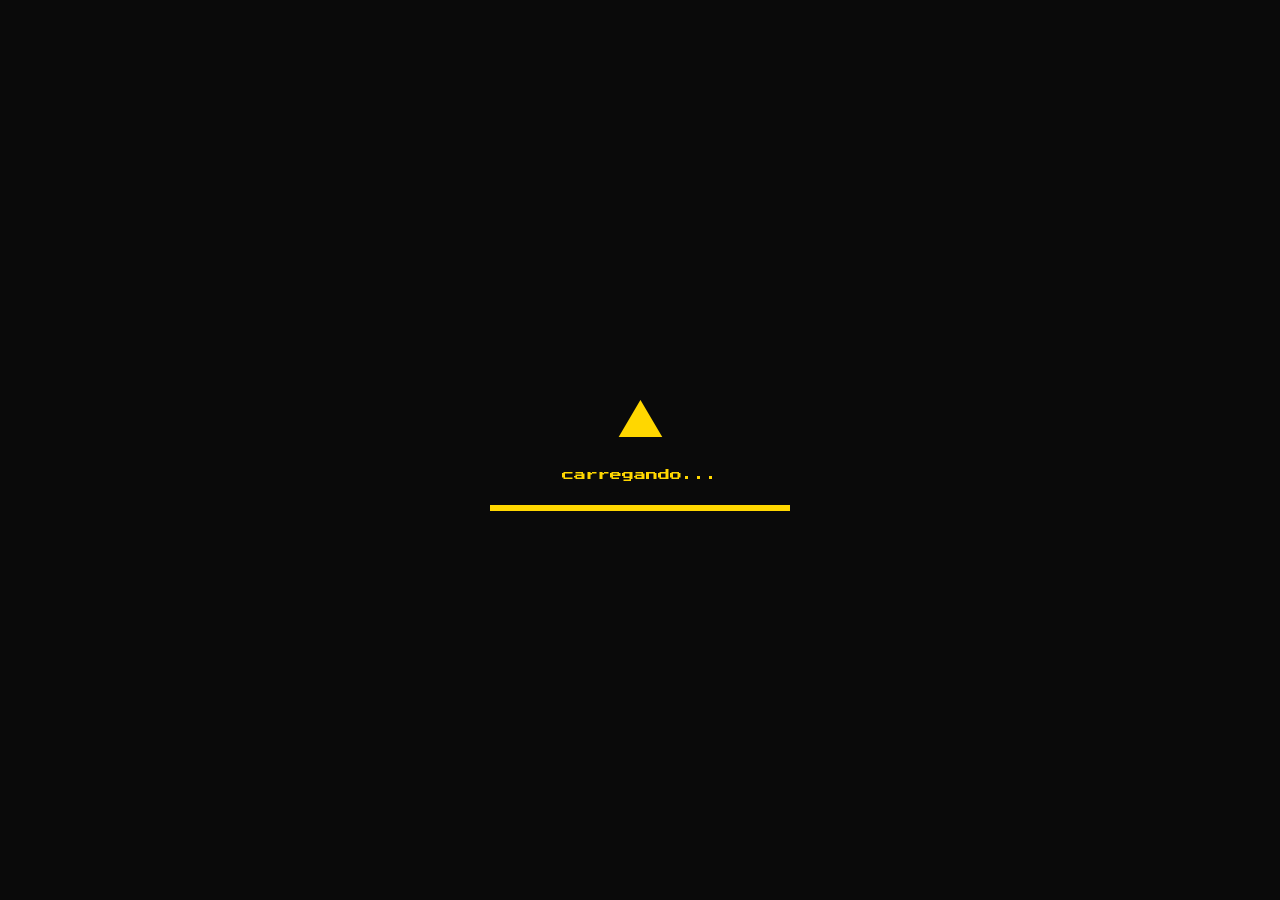
<file: index.html>
<!DOCTYPE html>
<html lang="pt-BR">
<head>
    <meta charset="UTF-8">
    <meta name="viewport" content="width=device-width, initial-scale=1.0">
    <title>Fuuji | Portfolio</title>
    <link rel="icon" type="image/x-icon" href="/logo.jfif">
    <style>
        @import url('https://fonts.googleapis.com/css2?family=Press+Start+2P&family=Inter:wght@300;400;600;700&family=JetBrains+Mono:wght@400;700&display=swap');

        * { margin: 0; padding: 0; box-sizing: border-box; }

        :root {
            --p4-yellow: #FFD700;
            --p4-yellow-dark: #C5A200;
            --zelda-green: #4CAF50;
            --zelda-green-light: #81C784;
            --bg-dark: #1a1f2e;
            --bg-mid: #232a3e;
            --bg-light: #2d3652;
            --window-bg: rgba(26, 31, 46, 0.97);
            --text-primary: #E8E8E8;
            --text-accent: var(--p4-yellow);
            --text-secondary: #A0A8C0;
        }

        body {
            background: var(--bg-dark);
            color: var(--text-primary);
            font-family: 'Inter', sans-serif;
            overflow: hidden;
            height: 100vh;
            width: 100vw;
            user-select: none;
        }

        /* ===== LOADING ===== */
        .loading-screen {
            position: fixed; top: 0; left: 0;
            width: 100%; height: 100%;
            background: #0a0a0a;
            z-index: 99999;
            display: flex; flex-direction: column;
            align-items: center; justify-content: center;
            transition: opacity 0.6s, visibility 0.6s;
        }
        .loading-screen.hidden { opacity: 0; visibility: hidden; }
        .loading-triforce {
            font-size: 48px; color: var(--p4-yellow);
            margin-bottom: 20px;
            animation: triGlow 2s ease-in-out infinite;
        }
        @keyframes triGlow {
            0%,100%{text-shadow:0 0 20px rgba(255,215,0,0.3);}
            50%{text-shadow:0 0 50px rgba(255,215,0,0.9);}
        }
        .loading-text {
            font-family:'Press Start 2P',cursive; font-size:12px;
            color:var(--p4-yellow); margin-bottom:24px;
            animation:blink 1s infinite;
        }
        @keyframes blink{0%,100%{opacity:1;}50%{opacity:0.2;}}
        .loading-bar {
            width:300px; height:6px;
            border:1px solid var(--p4-yellow);
            background:rgba(255,215,0,0.1); overflow:hidden;
        }
        .loading-bar-fill {
            height:100%; width:0;
            background:var(--p4-yellow);
            animation:fillBar 2.5s ease forwards;
        }
        @keyframes fillBar{0%{width:0}60%{width:70%}100%{width:100%}}

        /* ===== DAY/NIGHT TOGGLE BTN ===== */
        .theme-toggle {
            position: fixed; top: 16px; right: 16px;
            z-index: 900;
            background: rgba(0,0,0,0.5);
            border: 2px solid var(--p4-yellow);
            color: var(--p4-yellow);
            font-size: 20px;
            width: 44px; height: 44px;
            cursor: pointer;
            display: flex; align-items: center; justify-content: center;
            clip-path: polygon(0 0,calc(100% - 6px) 0,100% 6px,100% 100%,6px 100%,0 calc(100% - 6px));
            transition: all 0.3s;
        }
        .theme-toggle:hover { background: rgba(255,215,0,0.15); }

        /* ===== BACKGROUND SCENE ===== */
        .bg-scene {
            position: fixed; top: 0; left: 0;
            width: 100%; height: 100%;
            z-index: 0; overflow: hidden;
            transition: all 1s ease;
        }

        /* --- NIGHT (default) --- */
        .bg-night-gradient {
            position: absolute; width: 100%; height: 100%;
            background: linear-gradient(180deg,#050d18 0%,#0a1520 20%,#0d1e14 55%,#0a180f 100%);
            opacity: 1; transition: opacity 1s;
        }
        .bg-day-gradient {
            position: absolute; width: 100%; height: 100%;
            background: linear-gradient(180deg,#87CEEB 0%,#B0E0FF 35%,#87CEEB 60%,#006994 75%,#004d70 100%);
            opacity: 0; transition: opacity 1s;
        }
        body.day-mode .bg-night-gradient { opacity: 0; }
        body.day-mode .bg-day-gradient { opacity: 1; }

        /* Stars (night only) */
        .stars-layer {
            position: absolute; width: 100%; height: 45%;
            transition: opacity 1s;
        }
        body.day-mode .stars-layer { opacity: 0; }
        .star {
            position: absolute; background: #fff;
            border-radius: 50%;
            animation: twinkle 3s ease-in-out infinite alternate;
        }
        @keyframes twinkle{0%{opacity:0.1}100%{opacity:1}}

        /* NIGHT: Zelda cel-shaded moon */
        .cel-moon {
            position: absolute; top: 60px; right: 120px;
            width: 80px; height: 80px;
            border-radius: 50%;
            background: radial-gradient(circle at 35% 35%, #FFFDE7, #FFF176, #F9A825);
            box-shadow: 0 0 40px rgba(255,245,100,0.4), 0 0 80px rgba(255,235,0,0.15);
            /* Cel shading flat ring */
            border: 3px solid rgba(200,160,0,0.5);
            transition: opacity 1s;
        }
        body.day-mode .cel-moon { opacity: 0; }

        /* Cel-shading outline effect on moon */
        .cel-moon::after {
            content: '';
            position: absolute; top: 10px; left: 10px;
            width: 20px; height: 12px;
            background: rgba(255,255,255,0.5);
            border-radius: 50%;
            transform: rotate(-30deg);
        }

        /* NIGHT: Cel-shaded low poly trees (Zelda style) */
        .night-trees { position: absolute; bottom: 0; width: 100%; transition: opacity 1s; }
        body.day-mode .night-trees { opacity: 0; }

        .cel-tree {
            position: absolute; bottom: 0;
            display: flex; flex-direction: column;
            align-items: center;
        }
        .cel-tree .trunk {
            width: 14px; height: 30px;
            background: #2d1a0e;
            border: 2px solid #1a0f08;
        }
        .cel-tree .foliage-bot {
            width: 0; height: 0;
            border-style: solid;
            position: relative; top: 0;
        }
        .cel-tree .foliage-mid {
            width: 0; height: 0;
            border-style: solid;
            position: relative; top: 10px;
        }
        .cel-tree .foliage-top {
            width: 0; height: 0;
            border-style: solid;
            position: relative; top: 20px;
        }

        /* Mountains (night) - cel shaded */
        .night-mountains { position: absolute; bottom: 0; width: 100%; transition: opacity 1s; }
        body.day-mode .night-mountains { opacity: 0; }

        .cel-mountain {
            position: absolute; bottom: 0;
            width: 0; height: 0; border-style: solid;
        }
        .cel-mountain::after {
            content: '';
            position: absolute;
            width: 0; height: 0; border-style: solid;
        }

        /* Ground night */
        .night-ground {
            position: absolute; bottom: 0; width: 100%; height: 14%;
            background: linear-gradient(180deg,#0a1f0e 0%,#061208 100%);
            clip-path: polygon(0 35%,8% 20%,18% 38%,28% 18%,38% 30%,48% 12%,58% 28%,68% 14%,78% 26%,88% 10%,95% 22%,100% 18%,100% 100%,0 100%);
            border-top: 2px solid #1a3a1a;
            transition: opacity 1s;
        }
        body.day-mode .night-ground { opacity: 0; }

        /* Fireflies (night) */
        .firefly {
            position: absolute; width: 4px; height: 4px;
            background: #b8ff6e; border-radius: 50%;
            box-shadow: 0 0 8px 3px rgba(184,255,110,0.5);
            animation: ffFloat 7s ease-in-out infinite;
            transition: opacity 1s;
        }
        body.day-mode .firefly { opacity: 0; }
        @keyframes ffFloat{
            0%,100%{transform:translate(0,0);opacity:0;}
            15%{opacity:1;}
            50%{transform:translate(35px,-55px);opacity:0.8;}
            85%{opacity:1;}
        }

        /* === DAY SCENE === */
        /* Sun */
        .day-sun {
            position: absolute; top: 60px; left: 50%;
            transform: translateX(-50%);
            width: 90px; height: 90px;
            border-radius: 50%;
            background: radial-gradient(circle at 40% 40%, #FFF9C4, #FFEB3B, #FF8F00);
            box-shadow: 0 0 60px rgba(255,235,59,0.6), 0 0 120px rgba(255,152,0,0.2);
            opacity: 0; transition: opacity 1s;
            animation: sunPulse 4s ease-in-out infinite;
        }
        body.day-mode .day-sun { opacity: 1; }
        @keyframes sunPulse{
            0%,100%{box-shadow:0 0 60px rgba(255,235,59,0.6),0 0 120px rgba(255,152,0,0.2);}
            50%{box-shadow:0 0 80px rgba(255,235,59,0.9),0 0 160px rgba(255,152,0,0.35);}
        }
        /* Sun rays */
        .day-sun::after {
            content:'';
            position: absolute; top: -20px; left: -20px;
            width: 130px; height: 130px;
            border-radius: 50%;
            background: radial-gradient(circle, rgba(255,245,100,0.2) 0%, transparent 70%);
            animation: sunRays 3s linear infinite;
        }
        @keyframes sunRays { 0%{transform:rotate(0)}100%{transform:rotate(360deg)} }

        /* Ocean */
        .day-ocean {
            position: absolute; bottom: 0; width: 100%; height: 42%;
            opacity: 0; transition: opacity 1s;
        }
        body.day-mode .day-ocean { opacity: 1; }

        .ocean-deep {
            position: absolute; bottom: 0; width: 100%; height: 100%;
            background: linear-gradient(180deg,#0288D1 0%,#01579B 50%,#003d6b 100%);
        }
        .ocean-wave {
            position: absolute; width: 200%; height: 60px;
            background: rgba(255,255,255,0.12);
            border-radius: 50% 50% 0 0 / 30px;
            animation: wave 6s ease-in-out infinite;
        }
        .ocean-wave:nth-child(2) { animation-delay: -2s; animation-duration: 8s; opacity: 0.7; top: 10px; }
        .ocean-wave:nth-child(3) { animation-delay: -4s; animation-duration: 10s; opacity: 0.5; top: 20px; }
        @keyframes wave {
            0%,100%{transform:translateX(-25%);}
            50%{transform:translateX(0%);}
        }

        /* Shore */
        .day-shore {
            position: absolute; bottom: 39%; width: 100%; height: 8%;
            background: linear-gradient(180deg,#87CEEB 0%,#B8E4F9 40%,#0288D1 100%);
            clip-path: polygon(0 60%,5% 40%,12% 65%,20% 35%,30% 55%,40% 30%,50% 50%,60% 28%,70% 48%,80% 25%,90% 45%,100% 30%,100% 100%,0 100%);
            opacity: 0; transition: opacity 1s;
        }
        body.day-mode .day-shore { opacity: 1; }

        /* Day clouds */
        .day-cloud {
            position: absolute;
            background: rgba(255,255,255,0.85);
            border-radius: 50px;
            opacity: 0; transition: opacity 1s;
            animation: cloudDrift 20s linear infinite;
        }
        body.day-mode .day-cloud { opacity: 1; }
        @keyframes cloudDrift{0%{transform:translateX(-200px)}100%{transform:translateX(calc(100vw + 200px))}}
        .day-cloud::before,.day-cloud::after{
            content:''; position:absolute;
            background: rgba(255,255,255,0.9);
            border-radius: 50%;
        }

        /* Scanline overlay */
        .scanline-overlay {
            position: fixed; top:0; left:0; width:100%; height:100%;
            pointer-events:none; z-index:998;
            background: repeating-linear-gradient(0deg,transparent 0,transparent 2px,rgba(0,0,0,0.025) 2px,rgba(0,0,0,0.025) 4px);
        }
        .tv-static {
            position:fixed; top:0; left:0; width:100%; height:100%;
            pointer-events:none; z-index:9999; opacity:0;
        }
        .tv-static.flash { animation: tvFlash 0.45s ease-out forwards; }
        @keyframes tvFlash{0%{opacity:0.7;background:rgba(255,215,0,0.25);}100%{opacity:0;}}

        /* ===== DESKTOP ICONS ===== */
        .desktop-icons {
            position: fixed; top: 20px; left: 20px;
            display: flex; flex-direction: column; gap: 16px;
            z-index: 10;
        }
        .desktop-icon {
            display: flex; flex-direction: column;
            align-items: center; gap: 5px;
            cursor: pointer; padding: 8px;
            border-radius: 4px; width: 80px;
            transition: all 0.2s;
        }
        .desktop-icon:hover { background: rgba(255,215,0,0.12); }
        .desktop-icon.active-icon { background: rgba(255,215,0,0.18); border: 1px solid rgba(255,215,0,0.3); }
        .icon-img { font-size: 30px; filter: drop-shadow(0 2px 4px rgba(0,0,0,0.5)); }
        .desktop-icon span {
            font-family:'JetBrains Mono',monospace; font-size:9px;
            color:var(--text-primary); text-align:center;
            text-shadow:1px 1px 3px rgba(0,0,0,0.9);
        }

        /* ===== WINDOW ===== */
        .window {
            position: absolute;
            background: var(--window-bg);
            border: 2px solid var(--p4-yellow);
            box-shadow: 0 0 30px rgba(255,215,0,0.12), 0 20px 60px rgba(0,0,0,0.6);
            min-width: 340px; min-height: 220px;
            display: none; z-index: 100;
            clip-path: polygon(0 0,calc(100% - 12px) 0,100% 12px,100% 100%,12px 100%,0 calc(100% - 12px));
            overflow: hidden;
        }
        .window.visible { display:block; animation:winOpen 0.28s cubic-bezier(0.34,1.56,0.64,1); }
        @keyframes winOpen{0%{transform:scale(0.75);opacity:0}100%{transform:scale(1);opacity:1}}

        .window-header {
            background: linear-gradient(90deg, var(--p4-yellow), var(--p4-yellow-dark));
            padding: 9px 14px;
            display: flex; justify-content: space-between; align-items: center;
            cursor: grab;
        }
        .window-header:active { cursor: grabbing; }
        .window-title {
            font-family:'Press Start 2P',cursive; font-size:10px;
            color:#1a1a1a; display:flex; align-items:center; gap:7px;
        }
        .window-controls button {
            width:22px; height:22px;
            border:1px solid rgba(0,0,0,0.3);
            background:rgba(0,0,0,0.15);
            color:#1a1a1a; cursor:pointer;
            font-family:'JetBrains Mono',monospace; font-size:12px; font-weight:bold;
            display:flex; align-items:center; justify-content:center;
            transition:all 0.2s;
        }
        .window-controls .close-btn:hover { background:#e74c3c; color:#fff; }

        .window-body {
            padding: 22px;
            max-height: 500px; overflow-y: auto;
            scrollbar-width: thin;
            scrollbar-color: var(--p4-yellow) var(--bg-dark);
        }
        .window-body::-webkit-scrollbar { width:7px; }
        .window-body::-webkit-scrollbar-track { background:var(--bg-dark); }
        .window-body::-webkit-scrollbar-thumb { background:var(--p4-yellow-dark); }

        /* ===== HOME ===== */
        #home-window { top:50%; left:50%; transform:translate(-50%,-50%); width:580px; }
        .home-content { text-align:center; padding:36px 16px; }
        .home-content .greeting { font-size:16px; color:var(--text-secondary); margin-bottom:6px; }
        .home-content .name {
            font-family:'Press Start 2P',cursive; font-size:26px;
            color:var(--p4-yellow); margin-bottom:6px;
            text-shadow:0 0 20px rgba(255,215,0,0.35);
        }
        .home-content .nick { font-family:'JetBrains Mono',monospace; font-size:13px; color:var(--zelda-green-light); margin-bottom:12px; }
        .home-content .subtitle { font-family:'JetBrains Mono',monospace; font-size:11px; color:var(--text-secondary); margin-bottom:10px; letter-spacing:1px; }
        .status-available {
            display:inline-block; padding:4px 10px;
            background:rgba(76,175,80,0.15); border:1px solid var(--zelda-green);
            color:var(--zelda-green-light);
            font-family:'JetBrains Mono',monospace; font-size:10px;
            animation:pulse 2s infinite;
        }
        @keyframes pulse{0%,100%{border-color:var(--zelda-green);}50%{border-color:var(--zelda-green-light);box-shadow:0 0 10px rgba(76,175,80,0.3);}}
        .home-nav { display:flex; justify-content:center; gap:22px; flex-wrap:wrap; margin-top:30px; }
        .home-nav-item {
            display:flex; flex-direction:column; align-items:center; gap:8px;
            cursor:pointer; padding:10px; transition:all 0.3s;
        }
        .home-nav-item:hover { transform:translateY(-4px); }
        .home-nav-item:hover .nav-icon { text-shadow:0 0 15px rgba(255,215,0,0.6); }
        .nav-icon { font-size:32px; transition:all 0.3s; }
        .nav-label { font-family:'JetBrains Mono',monospace; font-size:10px; color:var(--text-secondary); }

        /* ===== ABOUT ===== */
        #about-window { top:60px; left:100px; width:510px; }

        .about-header-info {
            display:flex; align-items:center; gap:18px;
            margin-bottom:22px; padding-bottom:18px;
            border-bottom:1px solid rgba(255,215,0,0.2);
        }

        /*
         * ======================================================
         * FOTO DO PERFIL - para colocar SUA foto:
         *
         * 1) Troque o emoji 🧑‍🎨 por uma tag <img>:
         *    <img src="SUA_FOTO.png" alt="Fuuji"
         *         style="width:100%;height:100%;object-fit:cover;">
         *
         * 2) Coloque o arquivo da foto na mesma pasta do HTML
         *    e atualize o src="SUA_FOTO.png" com o nome correto.
         *
         * 3) Para foto redonda mude border-radius no .about-avatar
         *    de 0 para 50%.
         * ======================================================
         */
        .about-avatar {
            width:96px; height:96px; flex-shrink:0;
            border:3px solid var(--p4-yellow);
            background:var(--bg-light);
            display:flex; align-items:center; justify-content:center;
            font-size:46px; overflow:hidden;
            clip-path:polygon(0 0,calc(100% - 8px) 0,100% 8px,100% 100%,8px 100%,0 calc(100% - 8px));
        }

        .about-name-info h2 {
            font-family:'Press Start 2P',cursive; font-size:15px;
            color:var(--p4-yellow); margin-bottom:4px;
        }
        .about-name-info .nick-tag {
            font-family:'JetBrains Mono',monospace; font-size:11px;
            color:var(--zelda-green-light); margin-bottom:6px;
        }
        .about-name-info p { font-size:12px; color:var(--text-secondary); line-height:1.6; }

        .about-description { font-size:14px; line-height:1.8; color:var(--text-primary); margin-bottom:18px; }
        .about-list { list-style:none; padding:0; }
        .about-list li {
            padding:5px 0; font-size:13px; color:var(--text-secondary);
            display:flex; align-items:center; gap:10px;
        }
        .about-list li::before { content:'▸'; color:var(--p4-yellow); font-size:14px; }
        .about-list li strong { color:var(--zelda-green-light); }

        .hire-banner {
            margin-top:22px; padding:14px;
            background:linear-gradient(135deg,rgba(76,175,80,0.12),rgba(255,215,0,0.08));
            border:1px solid var(--zelda-green);
            clip-path:polygon(0 0,calc(100% - 7px) 0,100% 7px,100% 100%,7px 100%,0 calc(100% - 7px));
        }
        .hire-banner p { font-size:12px; color:var(--zelda-green-light); line-height:1.6; }
        .hire-banner a { color:var(--p4-yellow); text-decoration:none; font-weight:600; }
        .hire-banner a:hover { text-decoration:underline; }

        /* ===== SKILLS ===== */
        #skills-window { top:90px; left:180px; width:550px; }

        .skills-section { margin-bottom:26px; }
        .skills-section-header {
            display:flex; align-items:center; gap:10px;
            margin-bottom:14px; padding-bottom:7px;
            border-bottom:1px solid rgba(255,215,0,0.2);
        }
        .skills-section-header h3 {
            font-family:'Press Start 2P',cursive; font-size:10px; color:var(--p4-yellow);
        }
        .learning-badge {
            font-family:'JetBrains Mono',monospace; font-size:9px;
            padding:3px 8px;
            background:rgba(255,152,0,0.15); border:1px solid #FF9800; color:#FFCC80;
            animation:pulse 2s infinite;
        }

        .skill-tags { display:flex; flex-wrap:wrap; gap:7px; }
        .skill-tag {
            padding:5px 13px;
            font-family:'JetBrains Mono',monospace; font-size:11px;
            border:1px solid; transition:all 0.3s; cursor:default;
            clip-path:polygon(0 0,calc(100% - 4px) 0,100% 4px,100% 100%,4px 100%,0 calc(100% - 4px));
        }
        .skill-tag:hover { transform:translateY(-2px); }
        .skill-tag.modeling { background:rgba(255,215,0,0.1); border-color:var(--p4-yellow); color:var(--p4-yellow); }
        .skill-tag.animation { background:rgba(76,175,80,0.1); border-color:var(--zelda-green-light); color:var(--zelda-green-light); }
        .skill-tag.illustration { background:rgba(233,30,99,0.1); border-color:#E91E63; color:#F48FB1; }
        .skill-tag.programming { background:rgba(33,150,243,0.1); border-color:#2196F3; color:#90CAF9; }
        .skill-tag.tools { background:rgba(255,152,0,0.1); border-color:#FF9800; color:#FFCC80; }
        .skill-tag.video { background:rgba(156,39,176,0.1); border-color:#9C27B0; color:#CE93D8; }

        /* ===== PROJECTS ===== */
        #projects-window { top:70px; left:140px; width:640px; }

        .project-tabs {
            display:flex; gap:6px; margin-bottom:20px; flex-wrap:wrap;
        }
        .proj-tab {
            padding:7px 14px;
            font-family:'Press Start 2P',cursive; font-size:8px;
            border:1px solid rgba(255,215,0,0.3);
            background:rgba(255,215,0,0.05);
            color:var(--text-secondary); cursor:pointer;
            transition:all 0.25s;
            clip-path:polygon(0 0,calc(100% - 4px) 0,100% 4px,100% 100%,4px 100%,0 calc(100% - 4px));
        }
        .proj-tab:hover { background:rgba(255,215,0,0.1); color:var(--p4-yellow); }
        .proj-tab.active {
            background:rgba(255,215,0,0.18); border-color:var(--p4-yellow);
            color:var(--p4-yellow);
        }

        .proj-category { display:none; }
        .proj-category.active { display:block; }

        .project-grid { display:grid; grid-template-columns:1fr 1fr; gap:14px; }

        .project-card {
            background:rgba(255,255,255,0.03);
            border:1px solid rgba(255,215,0,0.15);
            padding:18px; cursor:pointer;
            transition:all 0.3s;
            clip-path:polygon(0 0,calc(100% - 7px) 0,100% 7px,100% 100%,7px 100%,0 calc(100% - 7px));
        }
        .project-card:hover {
            background:rgba(255,215,0,0.05); border-color:var(--p4-yellow);
            transform:translateY(-3px); box-shadow:0 8px 24px rgba(0,0,0,0.35);
        }
        .project-preview {
            width:100%; height:110px; background:var(--bg-light);
            margin-bottom:11px;
            display:flex; align-items:center; justify-content:center;
            font-size:38px; border:1px solid rgba(255,215,0,0.08);
            overflow:hidden;
        }
        .project-card h4 { font-size:13px; font-weight:600; color:var(--text-primary); margin-bottom:5px; }
        .project-card p { font-size:11px; color:var(--text-secondary); line-height:1.5; }
        .project-tags-small { display:flex; gap:5px; margin-top:9px; flex-wrap:wrap; }
        .project-tags-small span {
            font-family:'JetBrains Mono',monospace; font-size:9px;
            padding:3px 7px; background:rgba(255,215,0,0.08);
            color:var(--p4-yellow); border:1px solid rgba(255,215,0,0.2);
        }

        /* ===== LINKS ===== */
        #links-window { top:110px; right:70px; left:auto; width:390px; }
        .links-grid { display:grid; grid-template-columns:repeat(3,1fr); gap:14px; }
        .link-item {
            display:flex; flex-direction:column; align-items:center; gap:8px;
            padding:18px 10px; background:rgba(255,255,255,0.03);
            border:1px solid rgba(255,215,0,0.15); cursor:pointer;
            transition:all 0.3s; text-decoration:none;
            clip-path:polygon(0 0,calc(100% - 5px) 0,100% 5px,100% 100%,5px 100%,0 calc(100% - 5px));
        }
        .link-item:hover { background:rgba(255,215,0,0.08); border-color:var(--p4-yellow); transform:translateY(-3px); }
        .link-item .link-icon { font-size:30px; transition:all 0.3s; }
        .link-item:hover .link-icon { transform:scale(1.15); }
        .link-item span { font-family:'JetBrains Mono',monospace; font-size:10px; color:var(--text-secondary); }
        .links-note {
            margin-top:14px; padding:10px;
            background:rgba(76,175,80,0.07); border:1px solid rgba(76,175,80,0.2);
            font-size:10px; color:var(--zelda-green-light);
            text-align:center; font-family:'JetBrains Mono',monospace;
        }

        /* ===== FAQ ===== */
        #faq-window { top:80px; right:50px; left:auto; width:440px; }
        .faq-item { margin-bottom:7px; }
        .faq-question {
            width:100%; padding:13px 16px;
            background:linear-gradient(90deg,rgba(76,175,80,0.13),rgba(255,215,0,0.07));
            border:1px solid rgba(76,175,80,0.3);
            color:var(--zelda-green-light);
            font-family:'JetBrains Mono',monospace; font-size:11px;
            text-align:left; cursor:pointer;
            display:flex; justify-content:space-between; align-items:center;
            transition:all 0.25s;
            clip-path:polygon(0 0,calc(100% - 5px) 0,100% 5px,100% 100%,5px 100%,0 calc(100% - 5px));
        }
        .faq-question:hover { background:linear-gradient(90deg,rgba(76,175,80,0.22),rgba(255,215,0,0.13)); }
        .faq-question .arrow { transition:transform 0.3s; }
        .faq-question.open .arrow { transform:rotate(180deg); }
        .faq-answer {
            max-height:0; overflow:hidden;
            transition:max-height 0.35s ease-out;
            background:rgba(0,0,0,0.2); border:1px solid rgba(76,175,80,0.1); border-top:none;
        }
        .faq-answer.open { max-height:200px; }
        .faq-answer p { padding:12px 16px; font-size:12px; color:var(--text-secondary); line-height:1.7; }

        /* ===== CONTACT ===== */
        #contact-window { top:100px; left:50%; transform:translateX(-50%); width:440px; }
        .contact-content { text-align:center; }
        .contact-content h3 { font-family:'Press Start 2P',cursive; font-size:13px; color:var(--p4-yellow); margin-bottom:14px; }
        .contact-content p { font-size:12px; color:var(--text-secondary); line-height:1.7; margin-bottom:20px; }
        .contact-chibi { font-size:70px; margin:16px 0; display:block; }
        .contact-email { font-family:'JetBrains Mono',monospace; font-size:13px; margin-bottom:6px; }
        .contact-email a { color:var(--p4-yellow); text-decoration:none; }
        .contact-email a:hover { text-decoration:underline; }
        .contact-btn {
            display:inline-block; margin-top:18px; padding:11px 26px;
            background:linear-gradient(135deg,var(--p4-yellow),var(--p4-yellow-dark));
            color:#1a1a1a; font-family:'Press Start 2P',cursive; font-size:9px;
            border:none; cursor:pointer; transition:all 0.3s; text-decoration:none;
            clip-path:polygon(0 0,calc(100% - 5px) 0,100% 5px,100% 100%,5px 100%,0 calc(100% - 5px));
        }
        .contact-btn:hover { transform:scale(1.05); box-shadow:0 4px 20px rgba(255,215,0,0.3); }
        .contact-methods {
            display:flex; justify-content:center; gap:18px;
            margin-top:22px; padding-top:18px;
            border-top:1px solid rgba(255,215,0,0.15);
        }
        .contact-method {
            text-align:center; text-decoration:none;
            transition:all 0.3s; display:flex; flex-direction:column; align-items:center; gap:6px;
        }
        .contact-method:hover { transform:translateY(-3px); }
        .contact-method .method-icon { font-size:26px; display:block; }
        .contact-method span { font-family:'JetBrains Mono',monospace; font-size:10px; color:var(--text-secondary); }

        /* ===== CHIBI MASCOT ===== */
        .chibi-mascot {
            position:fixed; bottom:58px; right:18px;
            width:75px; height:75px; z-index:999;
            cursor:pointer; transition:transform 0.3s;
            animation:chibiFloat 3s ease-in-out infinite;
        }
        .chibi-mascot:hover { transform:scale(1.15) rotate(-5deg); animation:none; }
        @keyframes chibiFloat{0%,100%{transform:translateY(0);}50%{transform:translateY(-8px);}}
        .chibi-svg { width:100%; height:100%; filter:drop-shadow(0 4px 8px rgba(0,0,0,0.5)); }

        /* ===== TASKBAR ===== */
        .taskbar {
            position:fixed; bottom:0; left:0; width:100%; height:46px;
            background:linear-gradient(180deg,#2a2a2a,#181818);
            border-top:2px solid var(--p4-yellow);
            display:flex; align-items:center; justify-content:space-between;
            padding:0 10px; z-index:1000;
            box-shadow:0 -4px 20px rgba(0,0,0,0.5);
        }
        .taskbar-left { display:flex; align-items:center; gap:6px; }
        .start-btn {
            background:linear-gradient(180deg,var(--p4-yellow),var(--p4-yellow-dark));
            border:none; color:#1a1a1a;
            font-family:'Press Start 2P',cursive; font-size:8px;
            padding:7px 14px; cursor:pointer;
            display:flex; align-items:center; gap:6px;
            transition:all 0.2s;
            clip-path:polygon(0 0,calc(100% - 5px) 0,100% 5px,100% 100%,5px 100%,0 calc(100% - 5px));
        }
        .start-btn:hover { background:linear-gradient(180deg,#FFE44D,var(--p4-yellow)); transform:scale(1.04); }
        .taskbar-items { display:flex; gap:4px; flex:1; padding:0 10px; }
        .taskbar-item {
            background:rgba(255,255,255,0.05);
            border:1px solid rgba(255,215,0,0.2);
            color:var(--text-secondary);
            font-family:'JetBrains Mono',monospace; font-size:10px;
            padding:5px 12px; cursor:pointer; transition:all 0.2s;
            max-width:150px; overflow:hidden; text-overflow:ellipsis; white-space:nowrap;
        }
        .taskbar-item:hover { background:rgba(255,215,0,0.1); }
        .taskbar-item.active { background:rgba(255,215,0,0.15); border-color:var(--p4-yellow); color:var(--p4-yellow); }
        .taskbar-right {
            display:flex; align-items:center; gap:10px;
            font-family:'JetBrains Mono',monospace; font-size:11px; color:var(--text-secondary);
        }
        .taskbar-social { display:flex; gap:7px; padding-right:6px; }
        .taskbar-social a {
            color:var(--text-secondary); text-decoration:none;
            font-size:15px; transition:all 0.3s; display:flex; align-items:center;
        }
        .taskbar-social a:hover { color:var(--p4-yellow); transform:translateY(-2px); }
        .taskbar-clock { padding:4px 9px; border-left:1px solid rgba(255,255,255,0.1); font-size:10px; }

        /* Mobile */
        @media(max-width:768px){
            .desktop-icons{flex-direction:row;flex-wrap:wrap;top:8px;left:8px;right:8px;}
            .desktop-icon{width:65px;}
            .window{min-width:280px!important;width:calc(100vw - 16px)!important;left:8px!important;right:8px!important;top:55px!important;transform:none!important;}
            .project-grid{grid-template-columns:1fr;}
            .taskbar-items{display:none;}
            .home-content .name{font-size:18px;}
        }
    </style>
</head>
<body>

<!-- LOADING -->
<div class="loading-screen" id="loadingScreen">
    <div class="loading-triforce">▲</div>
    <div class="loading-text">carregando...</div>
    <div class="loading-bar"><div class="loading-bar-fill"></div></div>
</div>

<div class="tv-static" id="tvStatic"></div>
<div class="scanline-overlay"></div>

<!-- THEME TOGGLE -->
<button class="theme-toggle" id="themeToggle" title="Alternar dia/noite" onclick="toggleTheme()">🌙</button>

<!-- BACKGROUND -->
<div class="bg-scene">
    <div class="bg-night-gradient"></div>
    <div class="bg-day-gradient"></div>

    <!-- NIGHT elements -->
    <div class="cel-moon"></div>
    <div class="stars-layer" id="starsLayer"></div>

    <div class="night-mountains">
        <!-- Mountain 1 -->
        <div class="cel-mountain" style="left:-2%;border-width:0 220px 280px 220px;border-color:transparent transparent #0d2218 transparent;">
            <div style="position:absolute;top:0;left:-100px;width:0;height:0;border-style:solid;border-width:0 100px 220px 120px;border-color:transparent transparent #0f2a1e transparent;"></div>
        </div>
        <!-- Mountain 2 -->
        <div class="cel-mountain" style="left:18%;border-width:0 270px 360px 250px;border-color:transparent transparent #0a1d14 transparent;"></div>
        <!-- Mountain 3 -->
        <div class="cel-mountain" style="left:42%;border-width:0 300px 320px 280px;border-color:transparent transparent #0e2419 transparent;"></div>
        <!-- Mountain 4 -->
        <div class="cel-mountain" style="left:67%;border-width:0 250px 390px 290px;border-color:transparent transparent #091911 transparent;"></div>
        <!-- Mountain 5 -->
        <div class="cel-mountain" style="left:87%;border-width:0 220px 260px 190px;border-color:transparent transparent #0c2016 transparent;"></div>
    </div>

    <!-- Cel-shaded trees -->
    <div class="night-trees">
        <div class="cel-tree" style="left:6%">
            <div class="foliage-top" style="border-width:0 18px 28px 18px;border-color:transparent transparent #0f3d1f transparent;"></div>
            <div class="foliage-mid" style="border-width:0 26px 36px 26px;border-color:transparent transparent #0d3318 transparent;"></div>
            <div class="foliage-bot" style="border-width:0 34px 44px 34px;border-color:transparent transparent #0b2914 transparent;"></div>
            <div class="trunk"></div>
        </div>
        <div class="cel-tree" style="left:11%">
            <div class="foliage-top" style="border-width:0 14px 22px 14px;border-color:transparent transparent #113d22 transparent;"></div>
            <div class="foliage-mid" style="border-width:0 22px 30px 22px;border-color:transparent transparent #0e331a transparent;"></div>
            <div class="foliage-bot" style="border-width:0 28px 36px 28px;border-color:transparent transparent #0c2916 transparent;"></div>
            <div class="trunk" style="height:20px;"></div>
        </div>
        <div class="cel-tree" style="left:88%">
            <div class="foliage-top" style="border-width:0 16px 25px 16px;border-color:transparent transparent #103a20 transparent;"></div>
            <div class="foliage-mid" style="border-width:0 24px 32px 24px;border-color:transparent transparent #0d3018 transparent;"></div>
            <div class="foliage-bot" style="border-width:0 30px 40px 30px;border-color:transparent transparent #0b2614 transparent;"></div>
            <div class="trunk"></div>
        </div>
        <div class="cel-tree" style="left:93%">
            <div class="foliage-top" style="border-width:0 13px 20px 13px;border-color:transparent transparent #12401f transparent;"></div>
            <div class="foliage-mid" style="border-width:0 20px 28px 20px;border-color:transparent transparent #0f361a transparent;"></div>
            <div class="foliage-bot" style="border-width:0 26px 34px 26px;border-color:transparent transparent #0d2c16 transparent;"></div>
            <div class="trunk" style="height:22px;"></div>
        </div>
    </div>

    <div class="fog" style="position:absolute;bottom:18%;width:200%;height:70px;background:linear-gradient(90deg,transparent,rgba(100,200,120,0.04),rgba(100,200,120,0.08),rgba(100,200,120,0.04),transparent);animation:fogMove 22s ease-in-out infinite;"></div>
    <div class="fog fog-2" style="position:absolute;bottom:24%;width:200%;height:50px;background:linear-gradient(90deg,transparent,rgba(100,200,120,0.04),rgba(100,200,120,0.06),rgba(100,200,120,0.04),transparent);animation:fogMove 28s ease-in-out infinite;animation-delay:-9s;"></div>
    

    <div class="night-ground"></div>

    <!-- Fireflies -->
    <div class="firefly" style="left:16%;top:55%;animation-delay:0s;"></div>
    <div class="firefly" style="left:30%;top:50%;animation-delay:2s;"></div>
    <div class="firefly" style="left:52%;top:58%;animation-delay:4s;"></div>
    <div class="firefly" style="left:68%;top:52%;animation-delay:1.5s;"></div>
    <div class="firefly" style="left:82%;top:62%;animation-delay:3s;"></div>
    <div class="firefly" style="left:44%;top:47%;animation-delay:5.5s;"></div>
    <div class="firefly" style="left:73%;top:56%;animation-delay:2.5s;"></div>

    <!-- DAY elements -->
    <div class="day-sun"></div>
    <div class="day-cloud" style="width:120px;height:40px;top:15%;animation-duration:28s;">
        <div style="width:60px;height:60px;background:rgba(255,255,255,0.85);border-radius:50%;position:absolute;top:-25px;left:20px;"></div>
        <div style="width:45px;height:45px;background:rgba(255,255,255,0.85);border-radius:50%;position:absolute;top:-15px;left:55px;"></div>
    </div>
    <div class="day-cloud" style="width:90px;height:30px;top:22%;animation-duration:40s;animation-delay:-15s;">
        <div style="width:50px;height:50px;background:rgba(255,255,255,0.85);border-radius:50%;position:absolute;top:-20px;left:10px;"></div>
        <div style="width:35px;height:35px;background:rgba(255,255,255,0.85);border-radius:50%;position:absolute;top:-10px;left:45px;"></div>
    </div>
    <div class="day-cloud" style="width:150px;height:45px;top:10%;animation-duration:55s;animation-delay:-30s;">
        <div style="width:70px;height:70px;background:rgba(255,255,255,0.85);border-radius:50%;position:absolute;top:-30px;left:30px;"></div>
        <div style="width:55px;height:55px;background:rgba(255,255,255,0.85);border-radius:50%;position:absolute;top:-20px;left:80px;"></div>
    </div>

    <div class="day-shore"></div>

    <div class="day-ocean">
        <div class="ocean-deep"></div>
        <div class="ocean-wave" style="top:0;"></div>
        <div class="ocean-wave"></div>
        <div class="ocean-wave"></div>
    </div>
</div>

<!-- DESKTOP ICONS -->
<div class="desktop-icons">
    <div class="desktop-icon" id="icon-home" onclick="toggleWindow('home')">
        <div class="icon-img">🏠</div><span>home</span>
    </div>
    <div class="desktop-icon" id="icon-about" onclick="toggleWindow('about')">
        <div class="icon-img">📋</div><span>sobre</span>
    </div>
    <div class="desktop-icon" id="icon-skills" onclick="toggleWindow('skills')">
        <div class="icon-img">⚔️</div><span>skills</span>
    </div>
    <div class="desktop-icon" id="icon-projects" onclick="toggleWindow('projects')">
        <div class="icon-img">📁</div><span>projetos</span>
    </div>
    <div class="desktop-icon" id="icon-links" onclick="toggleWindow('links')">
        <div class="icon-img">🔗</div><span>links</span>
    </div>
    <div class="desktop-icon" id="icon-faq" onclick="toggleWindow('faq')">
        <div class="icon-img">❓</div><span>faq</span>
    </div>
    <div class="desktop-icon" id="icon-contact" onclick="toggleWindow('contact')">
        <div class="icon-img">✉️</div><span>contato</span>
    </div>
</div>

<!-- ======= WINDOWS ======= -->

<!-- HOME -->
<div class="window visible" id="home-window">
    <div class="window-header" onmousedown="startDrag(event,'home-window')">
        <div class="window-title">▲ home</div>
        <div class="window-controls">
            <button class="close-btn" onclick="closeWindow('home')">✕</button>
        </div>
    </div>
    <div class="window-body">
        <div class="home-content">
            <p class="greeting">olá! eu sou</p>
            <h1 class="name">KAIQUE</h1>
            <p class="nick">// Fuuji</p>
            <p class="subtitle">modelador · ilustrador · programador</p>
            <span class="status-available">● disponível para trabalho</span>
            <div class="home-nav">
                <div class="home-nav-item" onclick="toggleWindow('about')">
                    <span class="nav-icon">ℹ️</span><span class="nav-label">sobre</span>
                </div>
                <div class="home-nav-item" onclick="toggleWindow('skills')">
                    <span class="nav-icon">⚔️</span><span class="nav-label">skills</span>
                </div>
                <div class="home-nav-item" onclick="toggleWindow('projects')">
                    <span class="nav-icon">📁</span><span class="nav-label">projetos</span>
                </div>
                <div class="home-nav-item" onclick="toggleWindow('links')">
                    <span class="nav-icon">🔗</span><span class="nav-label">links</span>
                </div>
                <div class="home-nav-item" onclick="toggleWindow('contact')">
                    <span class="nav-icon">✉️</span><span class="nav-label">contato</span>
                </div>
            </div>
        </div>
    </div>
</div>

<!-- ABOUT -->
<div class="window" id="about-window">
    <div class="window-header" onmousedown="startDrag(event,'about-window')">
        <div class="window-title">📋 sobre mim</div>
        <div class="window-controls">
            <button class="close-btn" onclick="closeWindow('about')">✕</button>
        </div>
    </div>
    <div class="window-body">
        <div class="about-header-info">
            <!--
            ╔══════════════════════════════════════════════════════╗
            ║  SUA FOTO AQUI!                                      ║
            ║  Para adicionar sua foto, troque o emoji abaixo      ║
            ║  pela tag:                                           ║
            ║  <img src="sua-foto.png" alt="Fuuji"                 ║
            ║       style="width:100%;height:100%;                 ║
            ║              object-fit:cover;">                     ║
            ║  Coloque a imagem na mesma pasta do HTML.            ║
            ╚══════════════════════════════════════════════════════╝
            -->
            <div class="about-avatar"> <img src="minha-foto.png" alt="Fuuji" style="width:100;height:100%;object-fit: cover;"></div>
            <div class="about-name-info">
                <h2>Kaique</h2>
                <div class="nick-tag">// Fuuji</div>
                <p>Modelador · Ilustrador · Programador</p>
                <p style="font-size:11px;color:var(--zelda-green-light);margin-top:4px;">Rio de Janeiro, Brasil · Disponível CLT/PJ</p>
            </div>
        </div>

        <div class="about-description">
            Oi! me chamo Kaique, Sou do Rio de janeiro/Brasil, amo programar e desenhar, seja bem vindo!
        </div>

        <ul class="about-list">
            <li>crio <strong>modelos 3D low poly</strong> e estilizados</li>
            <li>crio <strong>ilustrações</strong> digitais e character design</li>
            <li>desenvolvo <strong>aplicações web</strong> e ferramentas</li>
            <li>amo <strong>Zelda, Final Fantasy, Persona 4</strong> e jogos em geral</li>
        </ul>

        <div class="hire-banner">
            <p>🌿 <strong>Disponível para contratação!</strong> Aceito propostas CLT e PJ.
            Faço modelagem 3D, ilustração e desenvolvimento web.
            <a href="mailto:kaiquemartstl@gmail.com">Entre em contato →</a></p>
        </div>
    </div>
</div>

<!-- SKILLS -->
<div class="window" id="skills-window">
    <div class="window-header" onmousedown="startDrag(event,'skills-window')">
        <div class="window-title">⚔️ habilidades</div>
        <div class="window-controls">
            <button class="close-btn" onclick="closeWindow('skills')">✕</button>
        </div>
    </div>
    <div class="window-body">

        <div class="skills-section">
            <div class="skills-section-header">
                <h3>🎲 modelagem 3d</h3>
            </div>
            <div class="skill-tags">
                <span class="skill-tag modeling">Blender</span>
                <span class="skill-tag modeling">Low Poly</span>
                <span class="skill-tag modeling">Hard Surface</span>
                <span class="skill-tag modeling">UV Mapping</span>
                <span class="skill-tag modeling">Substance Painter</span>
            </div>
        </div>

        <div class="skills-section">
            <div class="skills-section-header">
                <h3>🎬 animação</h3>
                <span class="learning-badge">em aprendizagem</span>
            </div>
            <div class="skill-tags">
                <span class="skill-tag animation">Animação 2D</span>
                <span class="skill-tag animation">Animação 3D</span>
                <span class="skill-tag animation">Rigging</span>
                <span class="skill-tag animation">Motion Graphics</span>
                <span class="skill-tag animation">After Effects</span>
            </div>
        </div>

        <div class="skills-section">
            <div class="skills-section-header">
                <h3>🎨 ilustração</h3>
                <span class="learning-badge">em aprendizagem</span>
            </div>
            <div class="skill-tags">
                <span class="skill-tag illustration">Concept Art</span>
                <span class="skill-tag illustration">Character Design</span>
                <span class="skill-tag illustration">Chibi Art</span>
                <span class="skill-tag illustration">Clip Studio Paint</span>
                <span class="skill-tag illustration">Photoshop</span>
            </div>
        </div>

        <div class="skills-section">
            <div class="skills-section-header">
                <h3>💻 programação</h3>
            </div>
            <div class="skill-tags">
                <span class="skill-tag programming">JavaScript</span>
                <span class="skill-tag programming">Python</span>
                <span class="skill-tag programming">Java</span>
                <span class="skill-tag programming">C#</span>
                <span class="skill-tag programming">HTML/CSS</span>
                <span class="skill-tag programming">React</span>
                <span class="skill-tag programming">Unity</span>
                <span class="skill-tag programming">Three.js</span>
                <span class="skill-tag programming">Node.js</span>
            </div>
        </div>

        <div class="skills-section">
            <div class="skills-section-header">
                <h3>🔧 ferramentas</h3>
            </div>
            <div class="skill-tags">
                <span class="skill-tag tools">Git/GitHub</span>
                <span class="skill-tag tools">Figma</span>
                <span class="skill-tag tools">VS Code</span>
                <span class="skill-tag tools">Premiere Pro</span>
                <span class="skill-tag tools">DaVinci Resolve</span>
            </div>
        </div>

    </div>
</div>

<!-- PROJECTS -->
<div class="window" id="projects-window">
    <div class="window-header" onmousedown="startDrag(event,'projects-window')">
        <div class="window-title">📁 projetos</div>
        <div class="window-controls">
            <button class="close-btn" onclick="closeWindow('projects')">✕</button>
        </div>
    </div>
    <div class="window-body">

        <div class="hire-banner" style="margin-bottom:18px;margin-top:0;">
            <p>🎯 <strong>Aceitando propostas!</strong> Modelagem 3D, ilustração, dev web/app e edição de vídeo.</p>
        </div>

        <!-- Category Tabs -->
        <div class="project-tabs">
            <button class="proj-tab active" onclick="switchCategory('modelagem',this)">🎲 Modelagem</button>
            <button class="proj-tab" onclick="switchCategory('animacao',this)">🎬 Animação</button>
            <button class="proj-tab" onclick="switchCategory('ilustracao',this)">🎨 Ilustração</button>
            <button class="proj-tab" onclick="switchCategory('dev',this)">💻 Dev</button>
            <button class="proj-tab" onclick="switchCategory('video',this)">🎥 Vídeo</button>
        </div>

        <!-- Modelagem -->
        <div class="proj-category active" id="cat-modelagem">
            <div class="project-grid">
                <div class="project-card">
                    <div class="project-preview">🏔️</div>
                    <h4>Cenário Low Poly Fantasy</h4>
                    <p>Ambiente inspirado em Zelda com estilo low poly e iluminação suave</p>
                    <div class="project-tags-small">
                        <span>Blender</span><span>Low Poly</span><span>Cenário</span>
                    </div>
                </div>
                <div class="project-card">
                    <div class="project-preview">🗡️</div>
                    <h4>Props de Game</h4>
                    <p>Coleção de props estilizados — espadas, itens mágicos e equipamentos</p>
                    <div class="project-tags-small">
                        <span>Blender</span><span>Texturing</span><span>Game Art</span>
                    </div>
                </div>
                <div class="project-card">
                    <div class="project-preview">🏰</div>
                    <h4>Dungeon Environment</h4>
                    <p>Cenário de dungeon com iluminação cel shading e estética de RPG</p>
                    <div class="project-tags-small">
                        <span>Blender</span><span>Cel Shading</span><span>RPG</span>
                    </div>
                </div>
                <div class="project-card">
                    <div class="project-preview">🌿</div>
                    <h4>Nature Pack</h4>
                    <p>Pack de assets natureza low poly — árvores, pedras, flores e água</p>
                    <div class="project-tags-small">
                        <span>Blender</span><span>Assets</span><span>Natureza</span>
                    </div>
                </div>
            </div>
        </div>

        <!-- Animação -->
        <div class="proj-category" id="cat-animacao">
            <div class="project-grid">
                <div class="project-card">
                    <div class="project-preview">🐉</div>
                    <h4>Animação de Personagem</h4>
                    <p>Ciclo de animação de personagem chibi em estilo RPG</p>
                    <div class="project-tags-small">
                        <span>After Effects</span><span>2D</span><span>Chibi</span>
                    </div>
                </div>
                <div class="project-card">
                    <div class="project-preview">🌟</div>
                    <h4>Motion Reel 2025</h4>
                    <p>Compilação de motion graphics e animações do ano</p>
                    <div class="project-tags-small">
                        <span>After Effects</span><span>Motion</span><span>Blender</span>
                    </div>
                </div>
            </div>
        </div>

        <!-- Ilustração -->
        <div class="proj-category" id="cat-ilustracao">
            <div class="project-grid">
                <div class="project-card">
                    <div class="project-preview">⚔️</div>
                    <h4>Fan Art RPG Series</h4>
                    <p>Série de ilustrações inspiradas em FF e Persona em estilo chibi</p>
                    <div class="project-tags-small">
                        <span>CSP</span><span>Digital</span><span>Chibi</span>
                    </div>
                </div>
                <div class="project-card">
                    <div class="project-preview">🧝</div>
                    <h4>Character Sheet</h4>
                    <p>Folha de personagem com poses, expressões e detalhes de design</p>
                    <div class="project-tags-small">
                        <span>CSP</span><span>Character</span><span>Design</span>
                    </div>
                </div>
                <div class="project-card">
                    <div class="project-preview">🌸</div>
                    <h4>Natureza Concept Art</h4>
                    <p>Concept art de cenários naturais — florestas, cachoeiras e montanhas</p>
                    <div class="project-tags-small">
                        <span>Photoshop</span><span>Concept</span><span>Natureza</span>
                    </div>
                </div>
                <div class="project-card">
                    <div class="project-preview">🎴</div>
                    <h4>Chibis Persona Style</h4>
                    <p>Coleção de personagens chibi com estética inspirada em Persona 4</p>
                    <div class="project-tags-small">
                        <span>CSP</span><span>Chibi</span><span>P4 Style</span>
                    </div>
                </div>
            </div>
        </div>

        <!-- Dev -->
        <div class="proj-category" id="cat-dev">
            <div class="project-grid">
                <div class="project-card">
                    <div class="project-preview">🌐</div>
                    <h4>Portfolio Interativo</h4>
                    <p>Site portfólio com estética de desktop OS e elementos de RPG</p>
                    <div class="project-tags-small">
                        <span>HTML/CSS</span><span>JavaScript</span>
                    </div>
                </div>
                <div class="project-card">
                    <div class="project-preview">🎮</div>
                    <h4>Mini Jogo Unity</h4>
                    <p>Protótipo de jogo 2D em Unity com estilo pixel art e mecânicas RPG</p>
                    <div class="project-tags-small">
                        <span>Unity</span><span>C#</span><span>Game Dev</span>
                    </div>
                </div>
                <div class="project-card">
                    <div class="project-preview">🤖</div>
                    <h4>Bot Discord</h4>
                    <p>Bot para servidor de Discord com comandos de moderação e diversão</p>
                    <div class="project-tags-small">
                        <span>Python</span><span>Discord.py</span>
                    </div>
                </div>
                <div class="project-card">
                    <div class="project-preview">📊</div>
                    <h4>App de Estudos</h4>
                    <p>Aplicação web para organização de estudos com sistema de tarefas</p>
                    <div class="project-tags-small">
                        <span>React</span><span>JavaScript</span>
                    </div>
                </div>
            </div>
        </div>

        <!-- Editor de Vídeo -->
        <div class="proj-category" id="cat-video">
            <div class="project-grid">
                <div class="project-card">
                    <div class="project-preview">🎬</div>
                    <h4>Showreel 2025</h4>
                    <p>Compilação dos melhores trabalhos com cortes dinâmicos e trilha personalizada</p>
                    <div class="project-tags-small">
                        <span>Premiere</span><span>After Effects</span><span>Color</span>
                    </div>
                </div>
                <div class="project-card">
                    <div class="project-preview">🎵</div>
                    <h4>Lyric Video</h4>
                    <p>Vídeo com animação de letras e motion graphics sincronizados à música</p>
                    <div class="project-tags-small">
                        <span>After Effects</span><span>Motion</span><span>Premiere</span>
                    </div>
                </div>
                <div class="project-card">
                    <div class="project-preview">🏞️</div>
                    <h4>Travel Edit</h4>
                    <p>Edição cinematográfica de viagem com color grading e transições suaves</p>
                    <div class="project-tags-small">
                        <span>DaVinci</span><span>Color Grade</span>
                    </div>
                </div>
                <div class="project-card">
                    <div class="project-preview">🎙️</div>
                    <h4>Podcast Edit</h4>
                    <p>Edição de episódios de podcast com intro animada e cortes precisos</p>
                    <div class="project-tags-small">
                        <span>Premiere</span><span>Audio</span>
                    </div>
                </div>
            </div>
        </div>

    </div>
</div>

<!-- LINKS -->
<div class="window" id="links-window">
    <div class="window-header" onmousedown="startDrag(event,'links-window')">
        <div class="window-title">🔗 links</div>
        <div class="window-controls">
            <button class="close-btn" onclick="closeWindow('links')">✕</button>
        </div>
    </div>
    <div class="window-body">
        <div class="links-grid">
            <a class="link-item" href="https://x.com/Fuujixz" target="_blank">
                <span class="link-icon">🐦</span><span>twitter</span>
            </a>
            <a class="link-item" href="https://www.instagram.com/kaique_martss/" target="_blank">
                <span class="link-icon">📸</span><span>instagram</span>
            </a>
            <a class="link-item" href="https://github.com/Kaiquemats" target="_blank">
                <span class="link-icon">💻</span><span>github</span>
            </a>
            <a class="link-item" href="https://discord.com/users/fujiixz" target="_blank">
                <span class="link-icon">🎮</span><span>discord</span>
            </a>
            <a class="link-item" href="https://www.artstation.com/fuujixz18" target="_blank">
                <span class="link-icon">🎨</span><span>artstation</span>
            </a>
        </div>
        <div class="links-note">🌿 clicar nos links abrirá uma nova aba!</div>
    </div>
</div>

<!-- FAQ -->
<div class="window" id="faq-window">
    <div class="window-header" onmousedown="startDrag(event,'faq-window')">
        <div class="window-title">❓ perguntas frequentes</div>
        <div class="window-controls">
            <button class="close-btn" onclick="closeWindow('faq')">✕</button>
        </div>
    </div>
    <div class="window-body">

        <div class="faq-item">
            <button class="faq-question" onclick="toggleFaq(this)">
                quais softwares você usa? <span class="arrow">▼</span>
            </button>
            <div class="faq-answer">
                <p>Para 3D uso principalmente Blender. Para ilustração, Clip Studio Paint e Photoshop. Para animação, After Effects e Blender. Para programação, VS Code com várias stacks. Para vídeo, Premiere Pro e DaVinci Resolve.</p>
            </div>
        </div>

        <div class="faq-item">
            <button class="faq-question" onclick="toggleFaq(this)">
                você aceita freelas? <span class="arrow">▼</span>
            </button>
            <div class="faq-answer">
                <p>Sim! Aceito trabalhos freelancer, contratos PJ e também estou aberto para propostas CLT. Entre em contato pelo Discord ou email para discutirmos seu projeto! 🌿</p>
            </div>
        </div>

        <div class="faq-item">
            <button class="faq-question" onclick="toggleFaq(this)">
                posso usar sua arte como ícone? <span class="arrow">▼</span>
            </button>
            <div class="faq-answer">
                <p>Para uso pessoal/fan art, sim, desde que dê os créditos! Para uso comercial, entre em contato primeiro. 🎨</p>
            </div>
        </div>

        <div class="faq-item">
            <button class="faq-question" onclick="toggleFaq(this)">
                quanto tempo leva um projeto? <span class="arrow">▼</span>
            </button>
            <div class="faq-answer">
                <p>Depende da complexidade! Modelos simples: 1-3 dias. Ilustrações: 2-5 dias. Projetos web: 2-4 semanas. Edição de vídeo: 3-7 dias. Tudo depende do escopo!</p>
            </div>
        </div>

        <div class="faq-item">
            <button class="faq-question" onclick="toggleFaq(this)">
                quais são suas inspirações? <span class="arrow">▼</span>
            </button>
            <div class="faq-answer">
                <p>Zelda (toda a série!), Final Fantasy, Persona 4, Resident Evil 4, natureza, arte low poly e estética chibi. ▲</p>
            </div>
        </div>

    </div>
</div>

<!-- CONTACT -->
<div class="window" id="contact-window">
    <div class="window-header" onmousedown="startDrag(event,'contact-window')">
        <div class="window-title">✉️ contato</div>
        <div class="window-controls">
            <button class="close-btn" onclick="closeWindow('contact')">✕</button>
        </div>
    </div>
    <div class="window-body">
        <div class="contact-content">
            <h3>vamos conversar! 🌿</h3>
            <p>Os melhores jeitos de me contatar são pelo<br>
            <strong style="color:var(--p4-yellow)">Discord</strong> e pelo <strong style="color:var(--p4-yellow)">email</strong> respondo rapidinho! ⚡</p>

            <div class="contact-chibi">🧙‍♂️</div>

            <div class="contact-email">
                email: <a href="mailto:kaiquemartstl@gmail.com">kaiquemartstl@gmail.com</a>
            </div>
            <div class="contact-email" style="margin-top:6px;">
                discord: <a href="https://discord.com/users/fujiixz" target="_blank" style="color:var(--p4-yellow);">fujiixz</a>
            </div>

            <a href="mailto:kaiquemartstl@gmail.com" class="contact-btn">enviar email!</a>

            <div class="contact-methods">
                <a class="contact-method" href="https://discord.com/users/fujiixz" target="_blank">
                    <span class="method-icon">🎮</span><span>Discord</span>
                </a>
                <a class="contact-method" href="mailto:kaiquemartstl@gmail.com">
                    <span class="method-icon">✉️</span><span>Email</span>
                </a>
                <a class="contact-method" href="https://x.com/Fuujixz" target="_blank">
                    <span class="method-icon">🐦</span><span>Twitter</span>
                </a>
                <a class="contact-method" href="https://instagram.com/kaique_martss/" target="_blank">
                    <span class="method-icon">📸</span><span>Instagram</span>
                </a>
                <a class="contact-method" href="https://github.com/Kaiquemats" target="_blank">
                    <span class="method-icon">💻</span><span>GitHub</span>
                </a>
            </div>
        </div>
    </div>
</div>

<!-- CHIBI MASCOT -->
<!-- CHIBI MASCOT - Gato Siamês Chibi -->
<div class="chibi-mascot" onclick="chibiClick()" title="Clique em mim! ▲">
  <svg class="chibi-svg" viewBox="0 0 80 90" xmlns="http://www.w3.org/2000/svg">

    <!-- Orelhas (fundo escuro Siamês) -->
    <polygon points="18,32 10,10 28,26" fill="#3b2112" stroke="#2a1509" stroke-width="1"/>
    <polygon points="62,32 70,10 52,26" fill="#3b2112" stroke="#2a1509" stroke-width="1"/>
    <!-- Dentro das orelhas -->
    <polygon points="19,30 13,15 27,27" fill="#7a4a2e"/>
    <polygon points="61,30 67,15 53,27" fill="#7a4a2e"/>

    <!-- Cabeça (creme claro) -->
    <ellipse cx="40" cy="36" rx="24" ry="22" fill="#e8d9c0" stroke="#c4b8a0" stroke-width="1.2"/>

    <!-- Máscara escura do Siamês (focinho/rosto) -->
    <ellipse cx="40" cy="40" rx="16" ry="13" fill="#3b2112"/>
    <!-- Gradiente da máscara para cabeça -->
    <ellipse cx="40" cy="30" rx="20" ry="10" fill="#3b2112" opacity="0.55"/>

    <!-- Olhos grandes azuis (traço do Siamês) -->
    <!-- Olho esquerdo -->
    <ellipse cx="31" cy="34" rx="7" ry="7" fill="#1a1a1a"/>
    <ellipse cx="31" cy="34" rx="5.5" ry="5.5" fill="#5bb8d4"/>
    <ellipse cx="31" cy="34" rx="3.5" ry="3.5" fill="#2a8aab"/>
    <ellipse cx="31" cy="34" rx="2" ry="2" fill="#0d0d0d"/>
    <!-- Brilho olho esq -->
    <ellipse cx="28.5" cy="31.5" rx="1.3" ry="1.3" fill="white" opacity="0.9"/>
    <ellipse cx="33" cy="35.5" rx="0.7" ry="0.7" fill="white" opacity="0.5"/>

    <!-- Olho direito -->
    <ellipse cx="49" cy="34" rx="7" ry="7" fill="#1a1a1a"/>
    <ellipse cx="49" cy="34" rx="5.5" ry="5.5" fill="#5bb8d4"/>
    <ellipse cx="49" cy="34" rx="3.5" ry="3.5" fill="#2a8aab"/>
    <ellipse cx="49" cy="34" rx="2" ry="2" fill="#0d0d0d"/>
    <!-- Brilho olho dir -->
    <ellipse cx="46.5" cy="31.5" rx="1.3" ry="1.3" fill="white" opacity="0.9"/>
    <ellipse cx="51" cy="35.5" rx="0.7" ry="0.7" fill="white" opacity="0.5"/>

    <!-- Nariz pequenininho -->
    <ellipse cx="40" cy="42" rx="2.5" ry="1.8" fill="#1a0a05"/>
    <!-- Boca -->
    <path d="M37 44 Q40 47 43 44" stroke="#5a3020" stroke-width="1.2" fill="none" stroke-linecap="round"/>

    <!-- Bigodes -->
    <line x1="24" y1="42" x2="36" y2="43" stroke="#c8b89a" stroke-width="0.9" opacity="0.8"/>
    <line x1="24" y1="44.5" x2="36" y2="44.5" stroke="#c8b89a" stroke-width="0.9" opacity="0.8"/>
    <line x1="44" y1="43" x2="56" y2="42" stroke="#c8b89a" stroke-width="0.9" opacity="0.8"/>
    <line x1="44" y1="44.5" x2="56" y2="44.5" stroke="#c8b89a" stroke-width="0.9" opacity="0.8"/>

    <!-- Corpo redondinho (creme/branco) -->
    <ellipse cx="40" cy="68" rx="18" ry="16" fill="#ede0cc" stroke="#c8b8a0" stroke-width="1.2"/>

    <!-- Barriga mais clara -->
    <ellipse cx="40" cy="70" rx="11" ry="10" fill="#f5ece0"/>

    <!-- Bracinho esquerdo (escuro nas pontas) -->
    <ellipse cx="20" cy="66" rx="5" ry="7" fill="#ede0cc" stroke="#c8b8a0" stroke-width="1"/>
    <ellipse cx="20" cy="71" rx="4" ry="3.5" fill="#3b2112"/>

    <!-- Bracinho direito -->
    <ellipse cx="60" cy="66" rx="5" ry="7" fill="#ede0cc" stroke="#c8b8a0" stroke-width="1"/>
    <ellipse cx="60" cy="71" rx="4" ry="3.5" fill="#3b2112"/>

    <!-- Perninhas (escuras) -->
    <ellipse cx="32" cy="82" rx="6" ry="5" fill="#3b2112"/>
    <ellipse cx="48" cy="82" rx="6" ry="5" fill="#3b2112"/>

    <!-- Pezinhos claros -->
    <ellipse cx="32" cy="85" rx="5" ry="3" fill="#5a3a22"/>
    <ellipse cx="48" cy="85" rx="5" ry="3" fill="#5a3a22"/>

    <!-- Cauda atrás do corpo -->
    <path d="M57 75 Q75 65 70 55 Q66 48 60 52" stroke="#3b2112" stroke-width="4"
          fill="none" stroke-linecap="round"/>
    <path d="M57 75 Q73 66 68 57 Q65 51 61 53" stroke="#c8a882" stroke-width="2"
          fill="none" stroke-linecap="round" opacity="0.5"/>

    <!-- Estrelinha (detalhe Zelda) -->
    <text x="40" y="71" text-anchor="middle" font-size="7"
          fill="#FFD700" opacity="0.7">★</text>

  </svg>
</div>

<!-- TASKBAR -->
<div class="taskbar">
    <div class="taskbar-left">
        <button class="start-btn" onclick="toggleWindow('home')">▲ MENU</button>
        <div class="taskbar-items" id="taskbarItems"></div>
    </div>
    <div class="taskbar-right">
        <!-- Controle de áudio -->
<button id="audioToggleBtn"
    onclick="toggleAudio()"
    title="Ativar/Desativar sons"
    style="
        background:none; border:none;
        color:var(--text-secondary); font-size:16px;
        cursor:pointer; padding:4px 6px;
        transition:all 0.2s; line-height:1;
    "
    onmouseenter="this.style.color='var(--p4-yellow)'"
    onmouseleave="this.style.color='var(--text-secondary)'"
>🔊</button>
        <div class="taskbar-social">
            <a href="https://x.com/Fuujixz" target="_blank" title="Twitter">🐦</a>
            <a href="https://www.instagram.com/kaique_martss/" target="_blank" title="Instagram">📸</a>
            <a href="https://github.com/Kaiquemats  " target="_blank" title="GitHub">💻</a>
            <a href="https://discord.com/users/fujiixz" target="_blank" title="Discord">🎮</a>
        </div>
        <div class="taskbar-clock" id="clock"></div>
    </div>
</div>

<script>
// ===== LOADING =====
window.addEventListener('load', () => {
    setTimeout(() => {
        document.getElementById('loadingScreen').classList.add('hidden');
        triggerTVStatic();
    }, 2600);
});

// ===== TV STATIC =====
function triggerTVStatic() {
    const tv = document.getElementById('tvStatic');
    tv.classList.add('flash');
    setTimeout(() => tv.classList.remove('flash'), 500);
}

// ===== STARS =====
function generateStars() {
    const layer = document.getElementById('starsLayer');
    for (let i = 0; i < 120; i++) {
        const s = document.createElement('div');
        s.className = 'star';
        s.style.left = Math.random() * 100 + '%';
        s.style.top = Math.random() * 100 + '%';
        const sz = Math.random() * 2.2 + 0.8;
        s.style.width = sz + 'px';
        s.style.height = sz + 'px';
        s.style.animationDelay = Math.random() * 4 + 's';
        s.style.animationDuration = (Math.random() * 3 + 2) + 's';
        layer.appendChild(s);
    }
}
generateStars();

// ===== CLOCK =====
function updateClock() {
    const now = new Date();
    const h = now.getHours().toString().padStart(2,'0');
    const m = now.getMinutes().toString().padStart(2,'0');
    const d = now.getDate().toString().padStart(2,'0');
    const mo = (now.getMonth()+1).toString().padStart(2,'0');
    const y = now.getFullYear();
    document.getElementById('clock').textContent = `${h}:${m}  ${d}/${mo}/${y}`;
}
updateClock();
setInterval(updateClock, 1000);

// ===== DAY / NIGHT TOGGLE =====
let isDayMode = false;
function toggleTheme() {
    isDayMode = !isDayMode;
    const btn = document.getElementById('themeToggle');
    if (isDayMode) {
        document.body.classList.add('day-mode');
        btn.textContent = '🌙';
        btn.title = 'Modo noite';
    } else {
        document.body.classList.remove('day-mode');
        btn.textContent = '☀️';
        btn.title = 'Modo dia';
    }
    triggerTVStatic();
}

// ===== WINDOW MANAGEMENT =====
let zIndex = 100;
let activeWindows = new Set(['home']);

// Toggle: open if closed, close if open
function toggleWindow(name) {
    const win = document.getElementById(name + '-window');
    if (!win) return;

    if (win.classList.contains('visible')) {
        closeWindow(name);
    } else {
        openWindow(name);
    }
}

function openWindow(name) {
    const win = document.getElementById(name + '-window');
    if (!win) return;
    triggerTVStatic();
    win.classList.add('visible');
    win.style.zIndex = ++zIndex;
    activeWindows.add(name);
    updateTaskbar();
    updateIconState(name, true);

    // Re-center contact window on open
    if (name === 'contact') {
        const rect = win.getBoundingClientRect();
        win.style.left = (window.innerWidth / 2 - win.offsetWidth / 2) + 'px';
        win.style.top = '100px';
        win.style.transform = 'none';
    }
}

function closeWindow(name) {
    const win = document.getElementById(name + '-window');
    if (!win) return;
    win.classList.remove('visible');
    activeWindows.delete(name);
    updateTaskbar();
    updateIconState(name, false);
}

function focusWindow(name) {
    const win = document.getElementById(name + '-window');
    if (win) win.style.zIndex = ++zIndex;
}

function updateIconState(name, active) {
    const icon = document.getElementById('icon-' + name);
    if (icon) {
        if (active) icon.classList.add('active-icon');
        else icon.classList.remove('active-icon');
    }
}

// ===== TASKBAR =====
const windowNames = {
    home:'▲ Home', about:'📋 Sobre', skills:'⚔️ Skills',
    projects:'📁 Projetos', links:'🔗 Links', faq:'❓ FAQ', contact:'✉️ Contato'
};

function updateTaskbar() {
    const container = document.getElementById('taskbarItems');
    container.innerHTML = '';
    activeWindows.forEach(name => {
        const item = document.createElement('div');
        item.className = 'taskbar-item active';
        item.textContent = windowNames[name] || name;
        item.onclick = () => focusWindow(name);
        container.appendChild(item);
    });
}
updateTaskbar();

// ===== DRAG =====
let isDragging = false, dragTarget = null, dragOffX = 0, dragOffY = 0;

function startDrag(e, winId) {
    isDragging = true;
    dragTarget = document.getElementById(winId);
    const rect = dragTarget.getBoundingClientRect();
    dragOffX = e.clientX - rect.left;
    dragOffY = e.clientY - rect.top;
    dragTarget.style.zIndex = ++zIndex;

    if (dragTarget.style.transform && dragTarget.style.transform !== 'none') {
        dragTarget.style.left = rect.left + 'px';
        dragTarget.style.top = rect.top + 'px';
        dragTarget.style.transform = 'none';
    }
    e.preventDefault();
}

document.addEventListener('mousemove', e => {
    if (!isDragging || !dragTarget) return;
    dragTarget.style.left = (e.clientX - dragOffX) + 'px';
    dragTarget.style.top = (e.clientY - dragOffY) + 'px';
    dragTarget.style.right = 'auto';
    dragTarget.style.transform = 'none';
});

document.addEventListener('mouseup', () => { isDragging = false; dragTarget = null; });

// ===== PROJECT TABS =====
function switchCategory(cat, btn) {
    document.querySelectorAll('.proj-category').forEach(c => c.classList.remove('active'));
    document.querySelectorAll('.proj-tab').forEach(t => t.classList.remove('active'));
    document.getElementById('cat-' + cat).classList.add('active');
    btn.classList.add('active');
}

// ===== FAQ =====
function toggleFaq(btn) {
    const answer = btn.nextElementSibling;
    const isOpen = answer.classList.contains('open');
    document.querySelectorAll('.faq-answer').forEach(a => a.classList.remove('open'));
    document.querySelectorAll('.faq-question').forEach(q => q.classList.remove('open'));
    if (!isOpen) { answer.classList.add('open'); btn.classList.add('open'); }
}

// ===== CHIBI =====
let chibiClicks = 0;
function chibiClick() {
    chibiClicks++;
    if (chibiClicks >= 5) {
        triggerTVStatic();
        alert('🌟 Easter egg encontrado! ▲\n"kweh!');
        chibiClicks = 0;
    }
}

// ===== ESC KEY =====
document.addEventListener('keydown', e => {
    if (e.key === 'Escape') {
        let topW = null, topZ = 0;
        document.querySelectorAll('.window.visible').forEach(w => {
            const z = parseInt(w.style.zIndex || 0);
            if (z > topZ) { topZ = z; topW = w; }
        });
        if (topW) closeWindow(topW.id.replace('-window',''));
    }
});

// ===== INITIAL POSITION =====
setTimeout(() => {
    const homeWin = document.getElementById('home-window');
    homeWin.style.left = (window.innerWidth / 2 - homeWin.offsetWidth / 2) + 'px';
    homeWin.style.top = (window.innerHeight / 2 - homeWin.offsetHeight / 2 - 24) + 'px';
    homeWin.style.transform = 'none';
    updateIconState('home', true);
}, 120);

// ╔══════════════════════════════════════════════╗
// ║      SISTEMA DE ÁUDIO - RESIDENT EVIL        ║
// ║   som-abrir.mp3  = RE4 Treasure/Herb         ║
// ║   som-fechar.mp3 = RE2 Inventário            ║
// ╚══════════════════════════════════════════════╝

let audioEnabled = true;
let masterVolume  = 0.5;

// ── Carrega os arquivos ──────────────────────────
const SFX = {
    abrir:   new Audio('som-abrir.mp3'),   // RE4 Treasure / Herb
    fechar:  new Audio('som-fechar.mp3'),  // RE2 Inventário
    hover:   new Audio('som-fechar.mp3'), // reutiliza RE2 bem baixinho no hover
};

// Pré-carrega tudo
Object.values(SFX).forEach(a => {
    a.preload = 'auto';
    a.load();
});

// Volume individual
SFX.abrir.volume  = 0.7;
SFX.fechar.volume = 0.7;
SFX.hover.volume  = 0.08; // bem suave no hover

// ── Função de play (reinicia se já estiver tocando) ──
function play(sfx) {
    if (!audioEnabled) return;
    try {
        const clone = sfx.cloneNode(); // permite tocar sobrepostos
        clone.volume = sfx.volume * masterVolume;
        clone.play().catch(() => {});   // ignora erro de autoplay
    } catch(e) {}
}

// ── Sons específicos ─────────────────────────────
function sfxOpenWindow()   { play(SFX.abrir);  }  // RE4 Herb ✨
function sfxCloseWindow()  { play(SFX.fechar); }  // RE2 Inv 🎒
function sfxHover()        { play(SFX.hover);  }  // RE2 suave
function sfxClick()        { play(SFX.abrir);  }  // RE4 rápido
function sfxTabSwitch()    { play(SFX.fechar); }  // troca aba
function sfxFaqToggle(o)   { o ? play(SFX.abrir) : play(SFX.fechar); }
function sfxThemeToggle()  { play(SFX.abrir);  }  // dia/noite
function sfxDragStart()    { play(SFX.hover);  }  // arrastar
function sfxStartMenu()    { play(SFX.abrir);  }  // menu

// Easter egg: toca os dois juntos
function sfxEasterEgg() {
    play(SFX.abrir);
    setTimeout(() => play(SFX.fechar), 400);
    setTimeout(() => play(SFX.abrir),  800);
}

// ── Toggle mute / volume ─────────────────────────
function toggleAudio() {
    audioEnabled = !audioEnabled;
    const btn = document.getElementById('audioToggleBtn');
    if (btn) btn.textContent = audioEnabled ? '🔊' : '🔇';
}

function setVolume(val) {
    masterVolume = parseFloat(val);
}

// ─────────────────────────────────────────────────
// APLICAR NOS ELEMENTOS
// ─────────────────────────────────────────────────
document.addEventListener('DOMContentLoaded', () => {

    // Hover suave
    const hoverSels = [
        '.desktop-icon','.home-nav-item','.proj-tab',
        '.link-item','.skill-tag','.project-card',
        '.faq-question','.contact-method','.taskbar-item',
        '.taskbar-social a','.window-controls button'
    ];
    hoverSels.forEach(sel =>
        document.querySelectorAll(sel).forEach(el =>
            el.addEventListener('mouseenter', sfxHover)
        )
    );

    // Click RE4 em elementos interativos
    const clickSels = [
        '.home-nav-item','.skill-tag','.project-card',
        '.link-item','.contact-method','.contact-btn',
        '.hire-banner a','.taskbar-item'
    ];
    clickSels.forEach(sel =>
        document.querySelectorAll(sel).forEach(el =>
            el.addEventListener('mousedown', sfxClick)
        )
    );

    // Start button
    document.querySelector('.start-btn')
        ?.addEventListener('mousedown', sfxStartMenu);

    // Observer p/ elementos dinâmicos (taskbar items)
    new MutationObserver(() => {
        document.querySelectorAll('.proj-tab:not([data-sfx])')
            .forEach(el => {
                el.setAttribute('data-sfx','1');
                el.addEventListener('mouseenter', sfxHover);
            });
        document.querySelectorAll('.taskbar-item:not([data-sfx])')
            .forEach(el => {
                el.setAttribute('data-sfx','1');
                el.addEventListener('mouseenter', sfxHover);
                el.addEventListener('mousedown', sfxClick);
            });
    }).observe(document.body, { childList:true, subtree:true });
});

// ─────────────────────────────────────────────────
// SOBRESCREVER FUNÇÕES DO SITE COM SOM
// ─────────────────────────────────────────────────
const _openWindow    = openWindow;
const _closeWindow   = closeWindow;
const _toggleWindow  = toggleWindow;
const _toggleTheme   = toggleTheme;
const _toggleFaq     = toggleFaq;
const _switchCategory= switchCategory;
const _startDrag     = startDrag;

openWindow = function(name) {
    sfxOpenWindow(); _openWindow(name);
};
closeWindow = function(name) {
    sfxCloseWindow(); _closeWindow(name);
};
toggleWindow = function(name) {
    const w = document.getElementById(name+'-window');
    w?.classList.contains('visible') ? sfxCloseWindow() : sfxOpenWindow();
    _toggleWindow(name);
};
toggleTheme = function() {
    sfxThemeToggle(); _toggleTheme();
};
toggleFaq = function(btn) {
    const isOpening = !btn.nextElementSibling.classList.contains('open');
    sfxFaqToggle(isOpening); _toggleFaq(btn);
};
switchCategory = function(cat, btn) {
    sfxTabSwitch(); _switchCategory(cat, btn);
};
startDrag = function(e, id) {
    sfxDragStart(); _startDrag(e, id);
};

// Chibi easter egg
chibiClick = function() {
    play(SFX.abrir);
    chibiClicks++;
    if (chibiClicks >= 5) {
        sfxEasterEgg();
        setTimeout(() => {
            triggerTVStatic();
            alert('🌟 Easter egg! ▲\n"A coragem de Kaique/Fuuji está aqui!"');
        }, 900);
        chibiClicks = 0;
    }
};
</script>
</body>
</html>
</file>
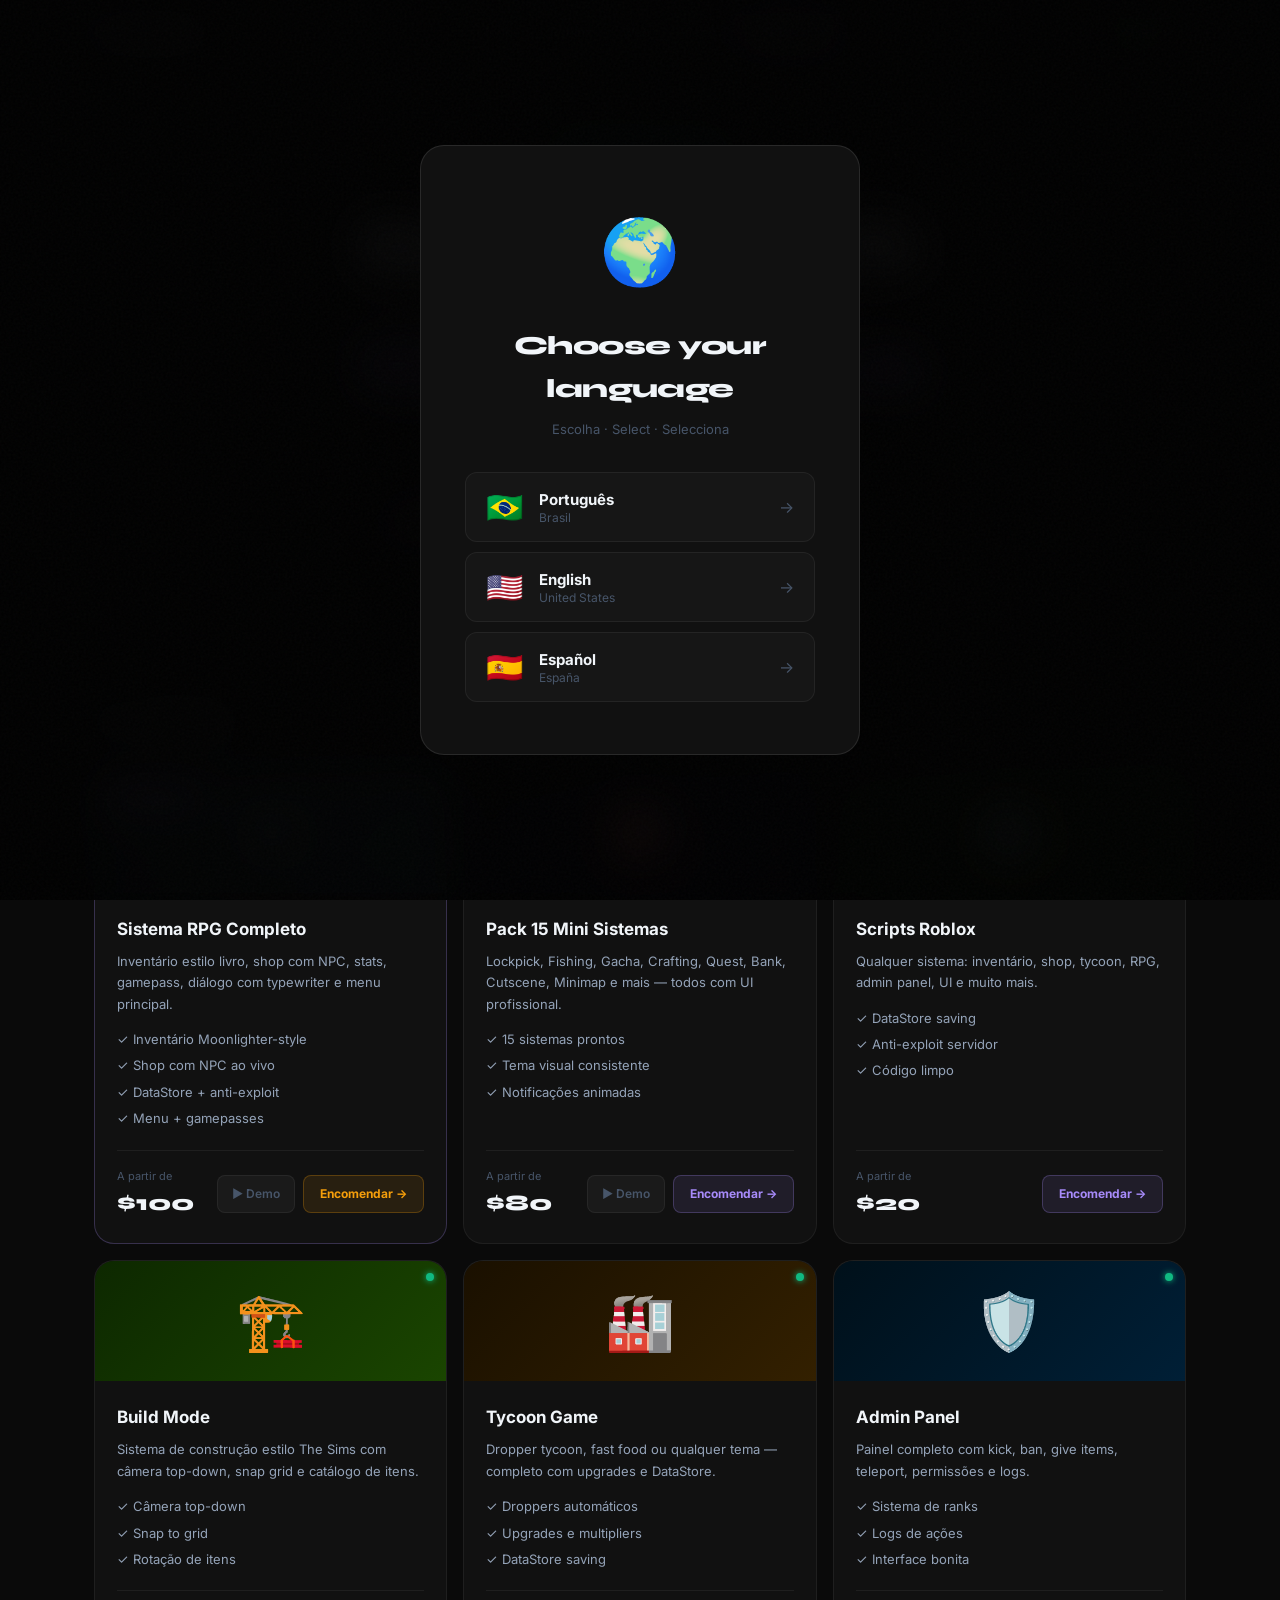
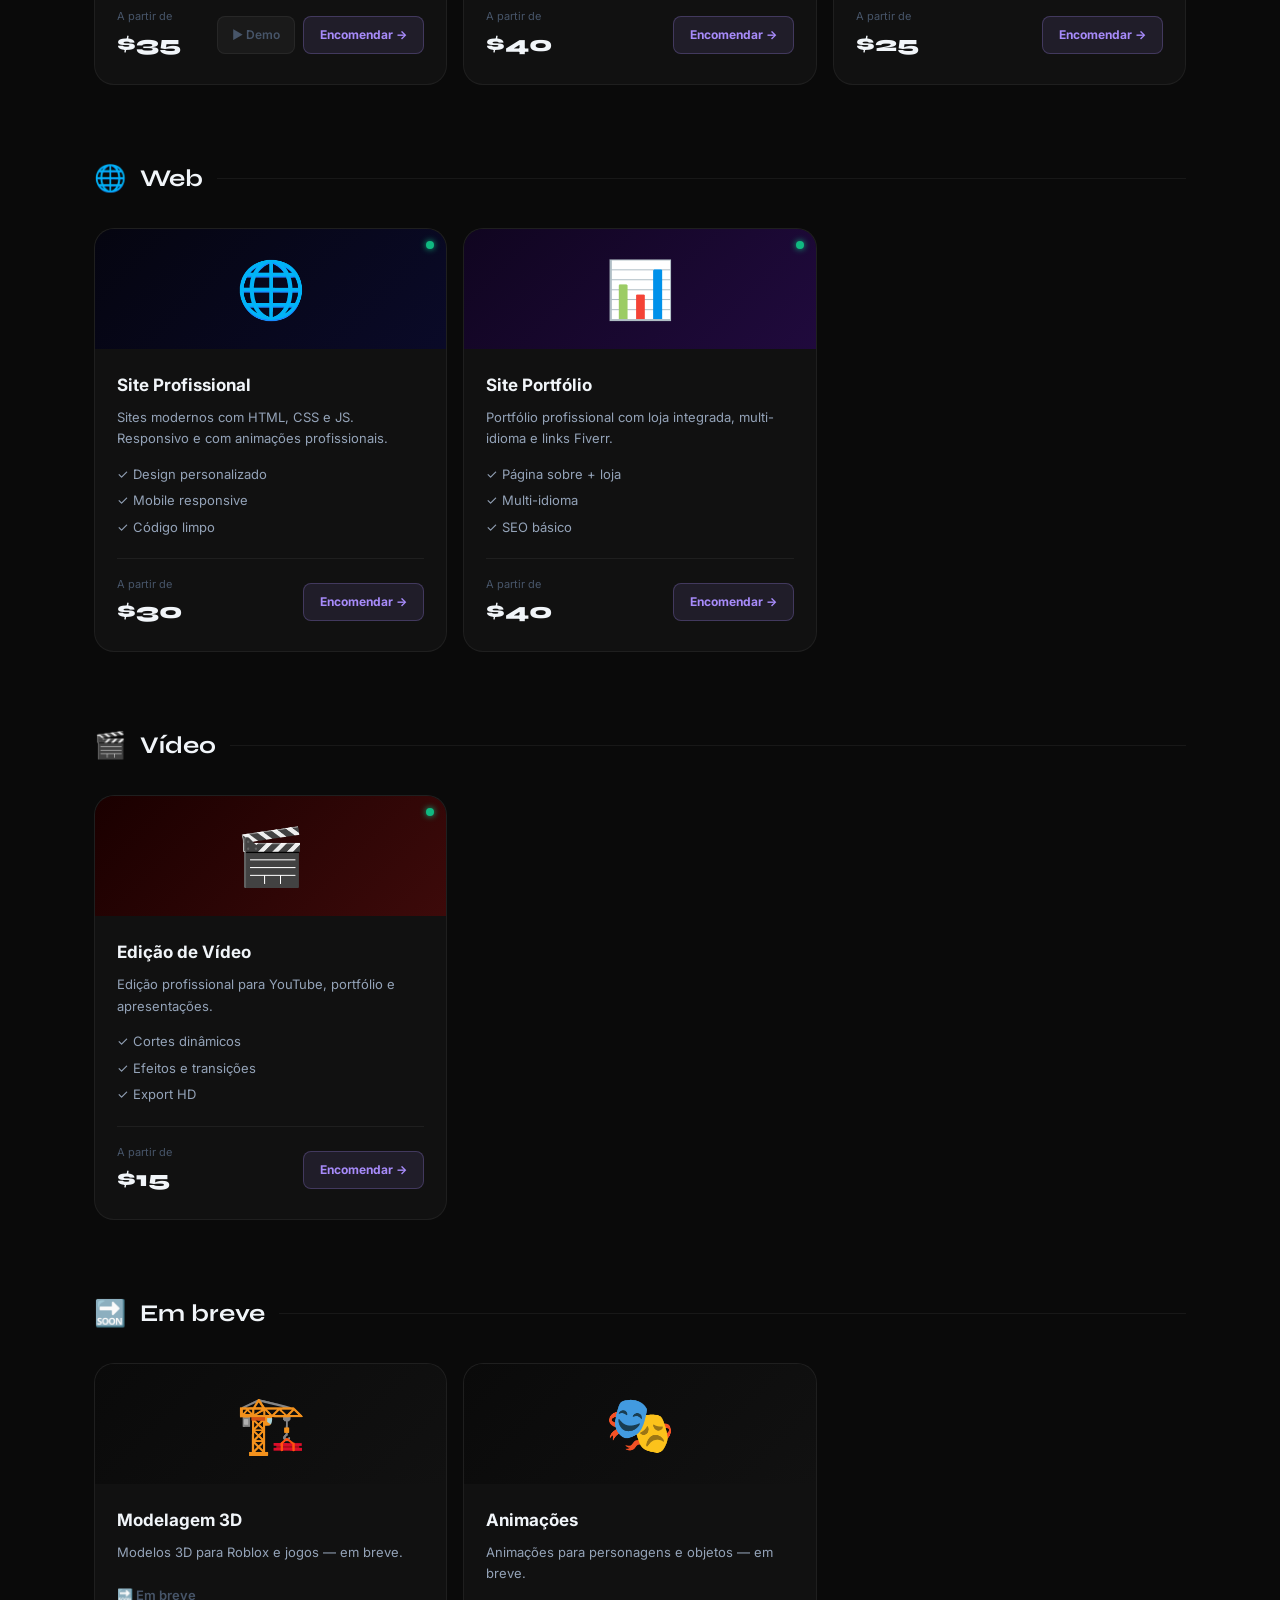
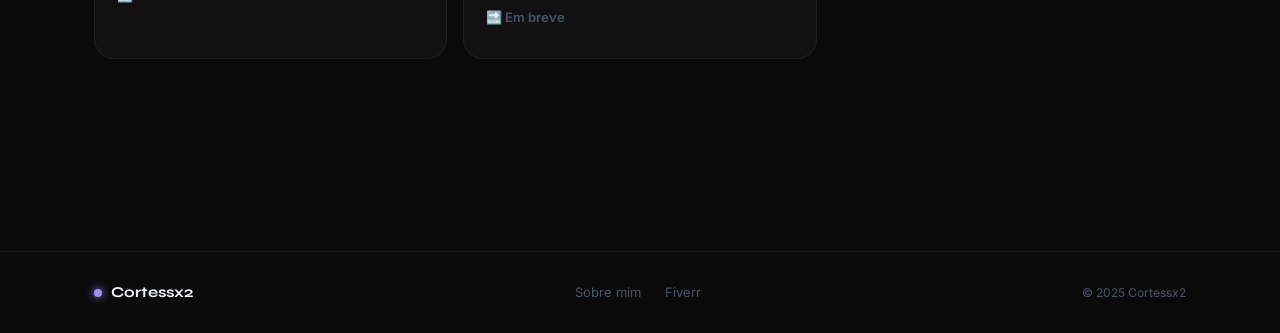
<file: shop.html>
<!DOCTYPE html>
<html lang="pt">
<head>
    <meta charset="UTF-8">
    <meta name="viewport" content="width=device-width, initial-scale=1.0">
    <title>Cortessx2 — Loja de Serviços</title>
    <link rel="stylesheet" href="css/style.css">
    <link rel="preconnect" href="https://fonts.googleapis.com">
    <link href="https://fonts.googleapis.com/css2?family=Inter:wght@300;400;500;600;700;800;900&family=Syne:wght@600;700;800&display=swap" rel="stylesheet">
</head>
<body class="shop-body">

<!-- LANGUAGE MODAL -->
<div class="lang-modal" id="langModal">
    <div class="lang-modal-noise"></div>
    <div class="lang-modal-box">
        <div class="lang-modal-globe">🌍</div>
        <h2 class="lang-modal-title">Choose your language</h2>
        <p class="lang-modal-sub">Escolha · Select · Selecciona</p>
        <div class="lang-modal-options">
            <button class="lang-option-btn" data-lang="pt">
                <span class="lang-opt-flag">🇧🇷</span>
                <div class="lang-opt-text">
                    <span class="lang-opt-name">Português</span>
                    <span class="lang-opt-region">Brasil</span>
                </div>
                <span class="lang-opt-arrow">→</span>
            </button>
            <button class="lang-option-btn" data-lang="en">
                <span class="lang-opt-flag">🇺🇸</span>
                <div class="lang-opt-text">
                    <span class="lang-opt-name">English</span>
                    <span class="lang-opt-region">United States</span>
                </div>
                <span class="lang-opt-arrow">→</span>
            </button>
            <button class="lang-option-btn" data-lang="es">
                <span class="lang-opt-flag">🇪🇸</span>
                <div class="lang-opt-text">
                    <span class="lang-opt-name">Español</span>
                    <span class="lang-opt-region">España</span>
                </div>
                <span class="lang-opt-arrow">→</span>
            </button>
        </div>
    </div>
</div>

<!-- VIDEO MODAL -->
<div class="video-modal" id="videoModal">
    <div class="video-modal-backdrop" id="videoBackdrop"></div>
    <div class="video-modal-inner">
        <div class="video-modal-header">
            <span class="video-modal-name" id="videoModalName">Project</span>
            <button class="video-modal-close" id="videoModalClose">✕</button>
        </div>
        <div class="video-wrap">
            <video id="videoEl" controls playsinline>
                <source id="videoSrc" src="" type="video/mp4">
            </video>
        </div>
        <div class="video-modal-actions">
            <p class="video-modal-desc" id="videoModalDesc"></p>
            <a class="btn-accent" href="https://br.fiverr.com/s/BRQAxvW" target="_blank">
                <span data-i18n="vid.fiverr">Encomendar no Fiverr</span> →
            </a>
        </div>
    </div>
</div>

<!-- NAV -->
<nav class="nav" id="nav">
    <div class="nav-inner">
        <a href="index.html" class="nav-logo">
            <span class="nav-logo-dot" style="background:#a78bfa"></span>
            Cortessx2
        </a>
        <div class="nav-links" id="navLinks">
            <a href="#all"     data-i18n="sn.all">Todos</a>
            <a href="#roblox"  data-i18n="sn.roblox">Roblox</a>
            <a href="#web"     data-i18n="sn.web">Web</a>
            <a href="#video"   data-i18n="sn.video">Vídeo</a>
            <a href="index.html" class="nav-store" data-i18n="sn.about">← Sobre mim</a>
        </div>
        <div class="nav-right">
            <div class="lang-picker" id="langPicker">
                <button class="lang-pick-btn" id="langPickBtn">
                    <span id="langFlag">🌍</span>
                    <span id="langCode">PT</span>
                    <svg width="10" height="6" viewBox="0 0 10 6" fill="none">
                        <path d="M1 1L5 5L9 1" stroke="currentColor" stroke-width="1.5" stroke-linecap="round"/>
                    </svg>
                </button>
                <div class="lang-pick-drop" id="langPickDrop">
                    <button data-lang="pt">🇧🇷 PT</button>
                    <button data-lang="en">🇺🇸 EN</button>
                    <button data-lang="es">🇪🇸 ES</button>
                </div>
            </div>
            <button class="nav-hamburger" id="navHam">
                <span></span><span></span><span></span>
            </button>
        </div>
    </div>
</nav>

<!-- SHOP HERO -->
<section class="shop-hero">
    <div class="shop-hero-noise"></div>
    <div class="shop-hero-glow"></div>
    <div class="container">
        <div class="sh-badge">
            <span class="sh-badge-dot"></span>
            <span data-i18n="sh.badge">Aceitando novos projetos</span>
        </div>
        <h1 class="sh-h1">
            <span data-i18n="sh.h1a">Serviços &</span>
            <span class="sh-name"> Cortessx2</span>
        </h1>
        <p class="sh-p" data-i18n="sh.p">
            Escolha um serviço, veja a demo e encomende direto no Fiverr.
        </p>
        <div class="sh-filters" id="shFilters">
            <button class="sh-filter active" data-filter="all" data-i18n="sf.all">Todos</button>
            <button class="sh-filter" data-filter="roblox" data-i18n="sf.roblox">🎮 Roblox</button>
            <button class="sh-filter" data-filter="web" data-i18n="sf.web">🌐 Web</button>
            <button class="sh-filter" data-filter="video" data-i18n="sf.video">🎬 Vídeo</button>
            <button class="sh-filter" data-filter="soon" data-i18n="sf.soon">🔜 Em breve</button>
        </div>
    </div>
</section>

<!-- SERVICES -->
<section class="shop-services" id="all">
    <div class="container">

        <!-- ROBLOX -->
        <div class="svc-section" id="roblox">
            <div class="svc-section-title">
                <span>🎮</span>
                <h2 data-i18n="sc.roblox">Roblox</h2>
                <div class="svc-line"></div>
            </div>
            <div class="svc-grid">

                <div class="svc-card svc-featured" data-category="roblox">
                    <div class="svc-badge-feat" data-i18n="sb.feat">⭐ Destaque</div>
                    <div class="svc-visual" style="background:linear-gradient(135deg,#0f2027,#203a43,#2c5364)">
                        <span>⚔️</span>
                        <span class="svc-avail-dot"></span>
                    </div>
                    <div class="svc-body">
                        <h3 data-i18n="sv.rpg.t">Sistema RPG Completo</h3>
                        <p data-i18n="sv.rpg.d">Inventário estilo livro, shop com NPC, stats, gamepass, diálogo com typewriter e menu principal.</p>
                        <ul class="svc-list">
                            <li data-i18n="sv.rpg.1">✓ Inventário Moonlighter-style</li>
                            <li data-i18n="sv.rpg.2">✓ Shop com NPC ao vivo</li>
                            <li data-i18n="sv.rpg.3">✓ DataStore + anti-exploit</li>
                            <li data-i18n="sv.rpg.4">✓ Menu + gamepasses</li>
                        </ul>
                        <div class="svc-footer">
                            <div class="svc-price">
                                <small data-i18n="from">A partir de</small>
                                <strong>$100</strong>
                            </div>
                            <div class="svc-btns">
                                <button class="svc-btn-demo proj-btn-video"
                                    data-video="fkl4i080Jdo"
                                    data-title="Moonveil RPG System"
                                    data-desc="Sistema RPG completo.">
                                    ▶ Demo
                                </button>
                                <a href="https://br.fiverr.com/s/BRQAxvW" target="_blank" class="svc-btn-order gold" data-i18n="btn.order">Encomendar →</a>
                            </div>
                        </div>
                    </div>
                </div>

                <div class="svc-card" data-category="roblox">
                    <div class="svc-visual" style="background:linear-gradient(135deg,#0a0a14,#1a0a28)">
                        <span>🎯</span>
                        <span class="svc-avail-dot"></span>
                    </div>
                    <div class="svc-body">
                        <h3 data-i18n="sv.show.t">Pack 15 Mini Sistemas</h3>
                        <p data-i18n="sv.show.d">Lockpick, Fishing, Gacha, Crafting, Quest, Bank, Cutscene, Minimap e mais — todos com UI profissional.</p>
                        <ul class="svc-list">
                            <li data-i18n="sv.show.1">✓ 15 sistemas prontos</li>
                            <li data-i18n="sv.show.2">✓ Tema visual consistente</li>
                            <li data-i18n="sv.show.3">✓ Notificações animadas</li>
                        </ul>
                        <div class="svc-footer">
                            <div class="svc-price">
                                <small data-i18n="from">A partir de</small>
                                <strong>$80</strong>
                            </div>
                            <div class="svc-btns">
                                <button class="svc-btn-demo proj-btn-video"
                                    data-video="IuCzuV90lN4"
                                    data-title="Pack 15 Mini Sistemas"
                                    data-desc="15 sistemas com UI profissional.">
                                    ▶ Demo
                                </button>
                                <a href="https://br.fiverr.com/s/BRQAxvW" target="_blank" class="svc-btn-order" data-i18n="btn.order">Encomendar →</a>
                            </div>
                        </div>
                    </div>
                </div>

                <div class="svc-card" data-category="roblox">
                    <div class="svc-visual" style="background:linear-gradient(135deg,#0a1a00,#1a3300)">
                        <span>⚙️</span>
                        <span class="svc-avail-dot"></span>
                    </div>
                    <div class="svc-body">
                        <h3 data-i18n="sv.scripts.t">Scripts Roblox</h3>
                        <p data-i18n="sv.scripts.d">Qualquer sistema: inventário, shop, tycoon, RPG, admin panel, UI e muito mais.</p>
                        <ul class="svc-list">
                            <li data-i18n="sv.scripts.1">✓ DataStore saving</li>
                            <li data-i18n="sv.scripts.2">✓ Anti-exploit servidor</li>
                            <li data-i18n="sv.scripts.3">✓ Código limpo</li>
                        </ul>
                        <div class="svc-footer">
                            <div class="svc-price">
                                <small data-i18n="from">A partir de</small>
                                <strong>$20</strong>
                            </div>
                            <div class="svc-btns">
                                <a href="https://br.fiverr.com/s/BRQAxvW" target="_blank" class="svc-btn-order" data-i18n="btn.order">Encomendar →</a>
                            </div>
                        </div>
                    </div>
                </div>

                <div class="svc-card" data-category="roblox">
                    <div class="svc-visual" style="background:linear-gradient(135deg,#0d2800,#1a4500)">
                        <span>🏗️</span>
                        <span class="svc-avail-dot"></span>
                    </div>
                    <div class="svc-body">
                        <h3 data-i18n="sv.build.t">Build Mode</h3>
                        <p data-i18n="sv.build.d">Sistema de construção estilo The Sims com câmera top-down, snap grid e catálogo de itens.</p>
                        <ul class="svc-list">
                            <li data-i18n="sv.build.1">✓ Câmera top-down</li>
                            <li data-i18n="sv.build.2">✓ Snap to grid</li>
                            <li data-i18n="sv.build.3">✓ Rotação de itens</li>
                        </ul>
                        <div class="svc-footer">
                            <div class="svc-price">
                                <small data-i18n="from">A partir de</small>
                                <strong>$35</strong>
                            </div>
                            <div class="svc-btns">
                                <button class="svc-btn-demo proj-btn-video"
                                    data-video="b-Z2klBm7sM"
                                    data-title="Build Mode"
                                    data-desc="Sistema de construção top-down.">
                                    ▶ Demo
                                </button>
                                <a href="https://br.fiverr.com/s/BRQAxvW" target="_blank" class="svc-btn-order" data-i18n="btn.order">Encomendar →</a>
                            </div>
                        </div>
                    </div>
                </div>

                <div class="svc-card" data-category="roblox">
                    <div class="svc-visual" style="background:linear-gradient(135deg,#1a1000,#332000)">
                        <span>🏭</span>
                        <span class="svc-avail-dot"></span>
                    </div>
                    <div class="svc-body">
                        <h3 data-i18n="sv.tycoon.t">Tycoon Game</h3>
                        <p data-i18n="sv.tycoon.d">Dropper tycoon, fast food ou qualquer tema — completo com upgrades e DataStore.</p>
                        <ul class="svc-list">
                            <li data-i18n="sv.tycoon.1">✓ Droppers automáticos</li>
                            <li data-i18n="sv.tycoon.2">✓ Upgrades e multipliers</li>
                            <li data-i18n="sv.tycoon.3">✓ DataStore saving</li>
                        </ul>
                        <div class="svc-footer">
                            <div class="svc-price">
                                <small data-i18n="from">A partir de</small>
                                <strong>$40</strong>
                            </div>
                            <div class="svc-btns">
                                <a href="https://br.fiverr.com/s/BRQAxvW" target="_blank" class="svc-btn-order" data-i18n="btn.order">Encomendar →</a>
                            </div>
                        </div>
                    </div>
                </div>

                <div class="svc-card" data-category="roblox">
                    <div class="svc-visual" style="background:linear-gradient(135deg,#00101a,#001f36)">
                        <span>🛡️</span>
                        <span class="svc-avail-dot"></span>
                    </div>
                    <div class="svc-body">
                        <h3 data-i18n="sv.admin.t">Admin Panel</h3>
                        <p data-i18n="sv.admin.d">Painel completo com kick, ban, give items, teleport, permissões e logs.</p>
                        <ul class="svc-list">
                            <li data-i18n="sv.admin.1">✓ Sistema de ranks</li>
                            <li data-i18n="sv.admin.2">✓ Logs de ações</li>
                            <li data-i18n="sv.admin.3">✓ Interface bonita</li>
                        </ul>
                        <div class="svc-footer">
                            <div class="svc-price">
                                <small data-i18n="from">A partir de</small>
                                <strong>$25</strong>
                            </div>
                            <div class="svc-btns">
                                <a href="https://br.fiverr.com/s/BRQAxvW" target="_blank" class="svc-btn-order" data-i18n="btn.order">Encomendar →</a>
                            </div>
                        </div>
                    </div>
                </div>

            </div>
        </div>

        <!-- WEB -->
        <div class="svc-section" id="web">
            <div class="svc-section-title">
                <span>🌐</span>
                <h2 data-i18n="sc.web">Web</h2>
                <div class="svc-line"></div>
            </div>
            <div class="svc-grid">

                <div class="svc-card" data-category="web">
                    <div class="svc-visual" style="background:linear-gradient(135deg,#050510,#0a0a28)">
                        <span>🌐</span>
                        <span class="svc-avail-dot"></span>
                    </div>
                    <div class="svc-body">
                        <h3 data-i18n="sv.web.t">Site Profissional</h3>
                        <p data-i18n="sv.web.d">Sites modernos com HTML, CSS e JS. Responsivo e com animações profissionais.</p>
                        <ul class="svc-list">
                            <li data-i18n="sv.web.1">✓ Design personalizado</li>
                            <li data-i18n="sv.web.2">✓ Mobile responsive</li>
                            <li data-i18n="sv.web.3">✓ Código limpo</li>
                        </ul>
                        <div class="svc-footer">
                            <div class="svc-price">
                                <small data-i18n="from">A partir de</small>
                                <strong>$30</strong>
                            </div>
                            <div class="svc-btns">
                                <a href="https://br.fiverr.com/s/BRQAxvW" target="_blank" class="svc-btn-order" data-i18n="btn.order">Encomendar →</a>
                            </div>
                        </div>
                    </div>
                </div>

                <div class="svc-card" data-category="web">
                    <div class="svc-visual" style="background:linear-gradient(135deg,#100520,#200a3d)">
                        <span>📊</span>
                        <span class="svc-avail-dot"></span>
                    </div>
                    <div class="svc-body">
                        <h3 data-i18n="sv.port.t">Site Portfólio</h3>
                        <p data-i18n="sv.port.d">Portfólio profissional com loja integrada, multi-idioma e links Fiverr.</p>
                        <ul class="svc-list">
                            <li data-i18n="sv.port.1">✓ Página sobre + loja</li>
                            <li data-i18n="sv.port.2">✓ Multi-idioma</li>
                            <li data-i18n="sv.port.3">✓ SEO básico</li>
                        </ul>
                        <div class="svc-footer">
                            <div class="svc-price">
                                <small data-i18n="from">A partir de</small>
                                <strong>$40</strong>
                            </div>
                            <div class="svc-btns">
                                <a href="https://br.fiverr.com/s/BRQAxvW" target="_blank" class="svc-btn-order" data-i18n="btn.order">Encomendar →</a>
                            </div>
                        </div>
                    </div>
                </div>

            </div>
        </div>

        <!-- VIDEO -->
        <div class="svc-section" id="video">
            <div class="svc-section-title">
                <span>🎬</span>
                <h2 data-i18n="sc.video">Vídeo</h2>
                <div class="svc-line"></div>
            </div>
            <div class="svc-grid">

                <div class="svc-card" data-category="video">
                    <div class="svc-visual" style="background:linear-gradient(135deg,#1a0000,#3d0a0a)">
                        <span>🎬</span>
                        <span class="svc-avail-dot"></span>
                    </div>
                    <div class="svc-body">
                        <h3 data-i18n="sv.vid.t">Edição de Vídeo</h3>
                        <p data-i18n="sv.vid.d">Edição profissional para YouTube, portfólio e apresentações.</p>
                        <ul class="svc-list">
                            <li data-i18n="sv.vid.1">✓ Cortes dinâmicos</li>
                            <li data-i18n="sv.vid.2">✓ Efeitos e transições</li>
                            <li data-i18n="sv.vid.3">✓ Export HD</li>
                        </ul>
                        <div class="svc-footer">
                            <div class="svc-price">
                                <small data-i18n="from">A partir de</small>
                                <strong>$15</strong>
                            </div>
                            <div class="svc-btns">
                                <a href="https://br.fiverr.com/s/BRQAxvW" target="_blank" class="svc-btn-order" data-i18n="btn.order">Encomendar →</a>
                            </div>
                        </div>
                    </div>
                </div>

            </div>
        </div>

        <!-- SOON -->
        <div class="svc-section">
            <div class="svc-section-title">
                <span>🔜</span>
                <h2 data-i18n="sc.soon">Em breve</h2>
                <div class="svc-line"></div>
            </div>
            <div class="svc-grid">

                <div class="svc-card svc-soon" data-category="soon">
                    <div class="svc-visual" style="background:linear-gradient(135deg,#0a0a0a,#111)">
                        <span>🏗️</span>
                    </div>
                    <div class="svc-body">
                        <h3 data-i18n="sv.model.t">Modelagem 3D</h3>
                        <p data-i18n="sv.model.d">Modelos 3D para Roblox e jogos — em breve.</p>
                        <div class="svc-soon-badge" data-i18n="sb.soon">🔜 Em breve</div>
                    </div>
                </div>

                <div class="svc-card svc-soon" data-category="soon">
                    <div class="svc-visual" style="background:linear-gradient(135deg,#0a0a0a,#111)">
                        <span>🎭</span>
                    </div>
                    <div class="svc-body">
                        <h3 data-i18n="sv.anim.t">Animações</h3>
                        <p data-i18n="sv.anim.d">Animações para personagens e objetos — em breve.</p>
                        <div class="svc-soon-badge" data-i18n="sb.soon">🔜 Em breve</div>
                    </div>
                </div>

            </div>
        </div>

    </div>
</section>

<footer class="footer">
    <div class="container">
        <div class="footer-inner">
            <div class="footer-logo">
                <span class="nav-logo-dot" style="background:#a78bfa"></span>
                Cortessx2
            </div>
            <div class="footer-links">
                <a href="index.html" data-i18n="foot.about">Sobre mim</a>
                <a href="https://br.fiverr.com/s/BRQAxvW" target="_blank">Fiverr</a>
            </div>
            <span class="footer-cr">© 2025 Cortessx2</span>
        </div>
    </div>
</footer>

<script src="js/main.js"></script>
</body>
</html>
</file>
<file: css/style.css>
/* ============================================================
   RESET & BASE
============================================================ */
*, *::before, *::after { margin:0; padding:0; box-sizing:border-box; }

:root {
    --bg:       #0a0a0a;
    --bg2:      #111111;
    --bg3:      #161616;
    --accent:   #a78bfa;
    --accent2:  #7c3aed;
    --teal:     #22d3ee;
    --green:    #10b981;
    --red:      #f87171;
    --gold:     #f59e0b;
    --text:     #f1f5f9;
    --text2:    #94a3b8;
    --text3:    #475569;
    --border:   rgba(255,255,255,0.06);
    --border2:  rgba(255,255,255,0.1);
    --glow:     rgba(167,139,250,0.12);
    --radius:   14px;
    --radius-lg:20px;
    --shadow:   0 8px 40px rgba(0,0,0,0.6);
    --ff:       'Inter', sans-serif;
    --ffd:      'Syne', sans-serif;
}

html { scroll-behavior:smooth; scroll-padding-top:72px; }

body {
    font-family: var(--ff);
    background: var(--bg);
    color: var(--text);
    line-height: 1.65;
    overflow-x: hidden;
    -webkit-font-smoothing: antialiased;
}

body::before {
    content: '';
    position: fixed;
    inset: 0;
    background-image: url("data:image/svg+xml,%3Csvg viewBox='0 0 256 256' xmlns='http://www.w3.org/2000/svg'%3E%3Cfilter id='noise'%3E%3CfeTurbulence type='fractalNoise' baseFrequency='0.9' numOctaves='4' stitchTiles='stitch'/%3E%3C/filter%3E%3Crect width='100%25' height='100%25' filter='url(%23noise)' opacity='0.035'/%3E%3C/svg%3E");
    pointer-events: none;
    z-index: 9998;
    opacity: 0.4;
}

a { text-decoration:none; color:inherit; }
img { max-width:100%; }

.container { max-width:1140px; margin:0 auto; padding:0 24px; }

/* ============================================================
   TYPOGRAPHY
============================================================ */
.section-eyebrow {
    display: inline-block;
    font-size: 11px;
    font-weight: 600;
    letter-spacing: 0.12em;
    text-transform: uppercase;
    color: var(--accent);
    margin-bottom: 14px;
}

.section-h2 {
    font-family: var(--ffd);
    font-size: clamp(2rem, 4vw, 3.2rem);
    font-weight: 800;
    line-height: 1.1;
    letter-spacing: -0.03em;
    margin-bottom: 18px;
}

.section-p {
    font-size: 16px;
    color: var(--text2);
    margin-bottom: 56px;
    max-width: 520px;
    line-height: 1.7;
}

.section-p a {
    color: var(--accent);
    text-decoration: underline;
    text-underline-offset: 3px;
}

/* ============================================================
   BUTTONS
============================================================ */
.btn-accent {
    display: inline-flex;
    align-items: center;
    gap: 8px;
    background: var(--accent);
    color: #0a0a0a;
    padding: 13px 26px;
    border-radius: 10px;
    font-weight: 700;
    font-size: 14px;
    transition: all 0.2s;
    box-shadow: 0 0 0 0 rgba(167,139,250,0);
    white-space: nowrap;
}
.btn-accent:hover {
    background: #b89ffc;
    box-shadow: 0 0 28px rgba(167,139,250,0.35);
    transform: translateY(-1px);
}

.btn-accent-lg {
    display: inline-flex;
    align-items: center;
    gap: 8px;
    background: var(--accent);
    color: #0a0a0a;
    padding: 16px 36px;
    border-radius: 12px;
    font-weight: 800;
    font-size: 16px;
    transition: all 0.25s;
    box-shadow: 0 0 40px rgba(167,139,250,0.2);
}
.btn-accent-lg:hover {
    background: #b89ffc;
    transform: translateY(-2px);
    box-shadow: 0 6px 40px rgba(167,139,250,0.4);
}

.btn-outline {
    display: inline-flex;
    align-items: center;
    gap: 8px;
    background: transparent;
    color: var(--text);
    padding: 12px 26px;
    border-radius: 10px;
    font-weight: 600;
    font-size: 14px;
    border: 1px solid var(--border2);
    transition: all 0.2s;
}
.btn-outline:hover {
    border-color: var(--accent);
    color: var(--accent);
    background: var(--glow);
}

/* ============================================================
   LANGUAGE MODAL
============================================================ */
.lang-modal {
    position: fixed;
    inset: 0;
    z-index: 9999;
    display: flex;
    align-items: center;
    justify-content: center;
    background: rgba(0,0,0,0.96);
    backdrop-filter: blur(20px);
    animation: fadeIn .3s ease;
}
.lang-modal.hidden { display: none; }

.lang-modal-noise {
    position: absolute;
    inset: 0;
    opacity: 0.03;
    background-image: url("data:image/svg+xml,%3Csvg viewBox='0 0 512 512' xmlns='http://www.w3.org/2000/svg'%3E%3Cfilter id='n'%3E%3CfeTurbulence type='fractalNoise' baseFrequency='0.75' numOctaves='4'/%3E%3C/filter%3E%3Crect width='100%25' height='100%25' filter='url(%23n)'/%3E%3C/svg%3E");
    pointer-events: none;
}

.lang-modal-box {
    position: relative;
    background: var(--bg2);
    border: 1px solid var(--border2);
    border-radius: 24px;
    padding: 52px 44px;
    max-width: 440px;
    width: 92%;
    text-align: center;
    animation: slideUp .4s cubic-bezier(.16,1,.3,1);
}

.lang-modal-globe {
    font-size: 64px;
    margin-bottom: 22px;
    display: block;
    animation: float 4s ease-in-out infinite;
}

.lang-modal-title {
    font-family: var(--ffd);
    font-size: 26px;
    font-weight: 800;
    margin-bottom: 8px;
    letter-spacing: -0.02em;
}

.lang-modal-sub {
    font-size: 13px;
    color: var(--text3);
    margin-bottom: 32px;
}

.lang-modal-options {
    display: flex;
    flex-direction: column;
    gap: 10px;
}

.lang-option-btn {
    display: flex;
    align-items: center;
    gap: 16px;
    padding: 16px 20px;
    background: var(--bg3);
    border: 1px solid var(--border);
    border-radius: 12px;
    cursor: pointer;
    transition: all 0.2s;
    font-family: var(--ff);
    color: var(--text);
    text-align: left;
}
.lang-option-btn:hover {
    border-color: var(--accent);
    background: rgba(167,139,250,0.06);
    transform: translateX(4px);
}

.lang-opt-flag { font-size: 30px; }
.lang-opt-text { flex: 1; }
.lang-opt-name { display: block; font-size: 15px; font-weight: 700; }
.lang-opt-region { display: block; font-size: 12px; color: var(--text3); margin-top: 1px; }
.lang-opt-arrow { color: var(--text3); font-size: 16px; transition: transform .2s; }
.lang-option-btn:hover .lang-opt-arrow { transform: translateX(4px); color: var(--accent); }

/* ============================================================
   VIDEO MODAL
============================================================ */
.video-modal {
    position: fixed;
    inset: 0;
    z-index: 8000;
    display: none;
    align-items: center;
    justify-content: center;
}
.video-modal.open { display: flex; }

.video-modal-backdrop {
    position: absolute;
    inset: 0;
    background: rgba(0,0,0,0.9);
    backdrop-filter: blur(12px);
}

.video-modal-inner {
    position: relative;
    background: var(--bg2);
    border: 1px solid var(--border2);
    border-radius: 20px;
    padding: 28px;
    max-width: 900px;
    width: 95%;
    z-index: 1;
    animation: slideUp .3s cubic-bezier(.16,1,.3,1);
}

.video-modal-header {
    display: flex;
    align-items: center;
    justify-content: space-between;
    margin-bottom: 18px;
}

.video-modal-name {
    font-family: var(--ffd);
    font-size: 20px;
    font-weight: 700;
}

.video-modal-close {
    width: 34px; height: 34px;
    border-radius: 50%;
    background: rgba(255,255,255,0.06);
    border: 1px solid var(--border);
    color: var(--text2);
    font-size: 14px;
    cursor: pointer;
    display: flex;
    align-items: center;
    justify-content: center;
    transition: all .2s;
}
.video-modal-close:hover { background: rgba(248,113,113,0.2); color: var(--red); }

.video-wrap {
    width: 100%;
    aspect-ratio: 16/9;
    background: #000;
    border-radius: 12px;
    overflow: hidden;
    margin-bottom: 20px;
}
.video-wrap video { width:100%; height:100%; display:block; }

.video-modal-actions {
    display: flex;
    align-items: center;
    justify-content: space-between;
    gap: 16px;
    flex-wrap: wrap;
}
.video-modal-desc {
    font-size: 14px;
    color: var(--text2);
    flex: 1;
}

/* ============================================================
   NAVBAR
============================================================ */
.nav {
    position: fixed;
    top: 0; left: 0; right: 0;
    z-index: 100;
    height: 66px;
    transition: all .3s;
}
.nav.scrolled {
    background: rgba(10,10,10,0.9);
    backdrop-filter: blur(20px);
    border-bottom: 1px solid var(--border);
}

.nav-inner {
    max-width: 1140px;
    margin: 0 auto;
    padding: 0 24px;
    height: 100%;
    display: flex;
    align-items: center;
    justify-content: space-between;
    gap: 24px;
}

.nav-logo {
    display: flex;
    align-items: center;
    gap: 9px;
    font-family: var(--ffd);
    font-weight: 700;
    font-size: 17px;
    letter-spacing: -0.01em;
}

.nav-logo-dot {
    width: 8px; height: 8px;
    background: var(--accent);
    border-radius: 50%;
    box-shadow: 0 0 8px var(--accent);
    animation: pulse-dot 2.5s infinite;
}

.nav-links {
    display: flex;
    align-items: center;
    gap: 4px;
    flex: 1;
    justify-content: center;
}
.nav-links a {
    padding: 7px 13px;
    border-radius: 8px;
    font-size: 13px;
    font-weight: 500;
    color: var(--text2);
    transition: all .2s;
}
.nav-links a:hover { color: var(--text); background: rgba(255,255,255,0.04); }

.nav-store {
    background: rgba(167,139,250,0.1) !important;
    border: 1px solid rgba(167,139,250,0.25) !important;
    color: var(--accent) !important;
    font-weight: 600 !important;
}
.nav-store:hover {
    background: var(--accent) !important;
    color: #0a0a0a !important;
}

.nav-right { display: flex; align-items: center; gap: 10px; }

/* Lang picker */
.lang-picker { position: relative; }

.lang-pick-btn {
    display: flex;
    align-items: center;
    gap: 6px;
    background: var(--bg3);
    border: 1px solid var(--border);
    color: var(--text2);
    padding: 7px 12px;
    border-radius: 8px;
    font-size: 12px;
    font-weight: 600;
    font-family: var(--ff);
    cursor: pointer;
    transition: all .2s;
}
.lang-pick-btn:hover { border-color: var(--accent); color: var(--accent); }
.lang-pick-btn svg { transition: transform .2s; }
.lang-pick-btn.open svg { transform: rotate(180deg); }

.lang-pick-drop {
    position: absolute;
    top: calc(100% + 8px);
    right: 0;
    background: var(--bg2);
    border: 1px solid var(--border2);
    border-radius: 10px;
    overflow: hidden;
    min-width: 96px;
    display: none;
    box-shadow: var(--shadow);
}
.lang-pick-drop.open { display: block; animation: fadeIn .15s ease; }
.lang-pick-drop button {
    display: block; width: 100%;
    padding: 9px 16px;
    background: none; border: none;
    color: var(--text2);
    font-size: 12px; font-weight: 600;
    font-family: var(--ff);
    cursor: pointer; text-align: left;
    transition: all .15s;
}
.lang-pick-drop button:hover { background: var(--glow); color: var(--accent); }

.nav-hamburger {
    display: none;
    flex-direction: column;
    gap: 5px;
    background: none; border: none; cursor: pointer;
    padding: 6px;
}
.nav-hamburger span {
    display: block;
    width: 22px; height: 2px;
    background: var(--text2);
    border-radius: 1px;
    transition: all .3s;
}

/* ============================================================
   HERO
============================================================ */
.hero {
    min-height: 100vh;
    display: flex;
    align-items: center;
    position: relative;
    overflow: hidden;
    padding: 120px 24px 80px;
}

.hero-noise {
    position: absolute; inset: 0;
    background-image: url("data:image/svg+xml,%3Csvg viewBox='0 0 512 512' xmlns='http://www.w3.org/2000/svg'%3E%3Cfilter id='n'%3E%3CfeTurbulence type='fractalNoise' baseFrequency='0.65' numOctaves='3'/%3E%3C/filter%3E%3Crect width='100%25' height='100%25' filter='url(%23n)' opacity='0.04'/%3E%3C/svg%3E");
    pointer-events: none;
}

.hero-glow-1 {
    position: absolute;
    top: 10%; left: 30%;
    width: 700px; height: 500px;
    background: radial-gradient(ellipse, rgba(167,139,250,0.08) 0%, transparent 65%);
    pointer-events: none;
    transform: translateX(-50%);
}
.hero-glow-2 {
    position: absolute;
    bottom: 0; right: 10%;
    width: 400px; height: 400px;
    background: radial-gradient(ellipse, rgba(34,211,238,0.06) 0%, transparent 65%);
    pointer-events: none;
}

.hero-inner {
    position: relative;
    max-width: 820px;
    margin: 0 auto;
    text-align: center;
}

.hero-badge {
    display: inline-flex;
    align-items: center;
    gap: 8px;
    background: rgba(16,185,129,0.08);
    border: 1px solid rgba(16,185,129,0.2);
    border-radius: 50px;
    padding: 6px 16px;
    font-size: 12px;
    font-weight: 600;
    color: var(--green);
    margin-bottom: 28px;
    letter-spacing: 0.02em;
}

.hero-badge-dot {
    width: 6px; height: 6px;
    background: var(--green);
    border-radius: 50%;
    animation: pulse-dot 2s infinite;
}

.hero-h1 {
    font-family: var(--ffd);
    font-size: clamp(3rem, 8vw, 6.5rem);
    font-weight: 800;
    line-height: 1.0;
    letter-spacing: -0.04em;
    margin-bottom: 24px;
}

.hero-line-1 {
    display: block;
    color: var(--text);
}
.hero-line-2 {
    display: block;
    color: var(--accent);
}
.hero-amp {
    color: var(--text3);
    margin-right: 8px;
}

.hero-sub {
    font-size: clamp(16px, 2vw, 19px);
    color: var(--text2);
    max-width: 580px;
    margin: 0 auto 36px;
    line-height: 1.7;
}

.hero-actions {
    display: flex;
    justify-content: center;
    gap: 12px;
    margin-bottom: 48px;
    flex-wrap: wrap;
}

.hero-chips {
    display: flex;
    justify-content: center;
    flex-wrap: wrap;
    gap: 8px;
}
.hero-chips span {
    background: var(--bg3);
    border: 1px solid var(--border);
    color: var(--text3);
    padding: 5px 14px;
    border-radius: 50px;
    font-size: 12px;
    font-weight: 500;
}

.hero-scroll-hint {
    position: absolute;
    bottom: 36px; left: 50%;
    transform: translateX(-50%);
    display: flex;
    flex-direction: column;
    align-items: center;
    gap: 8px;
    color: var(--text3);
    font-size: 10px;
    letter-spacing: 0.1em;
    text-transform: uppercase;
}
.hero-scroll-line {
    width: 1px; height: 32px;
    background: linear-gradient(to bottom, var(--text3), transparent);
    animation: scrollLine 2s ease-in-out infinite;
}

/* ============================================================
   ABOUT
============================================================ */
.about {
    padding: 120px 0;
    border-top: 1px solid var(--border);
}

.about-inner {
    display: grid;
    grid-template-columns: 1fr 380px;
    gap: 80px;
    align-items: center;
}

.about-text {
    display: flex;
    flex-direction: column;
    gap: 18px;
    margin-bottom: 40px;
}
.about-text p {
    font-size: 16px;
    color: var(--text2);
    line-height: 1.75;
}

.about-facts {
    display: flex;
    gap: 40px;
}
.fact { display: flex; flex-direction: column; gap: 4px; }
.fact-n {
    font-family: var(--ffd);
    font-size: 2.4rem;
    font-weight: 800;
    color: var(--accent);
    letter-spacing: -0.03em;
    line-height: 1;
}
.fact-l { font-size: 12px; color: var(--text3); text-transform: uppercase; letter-spacing: 0.06em; }

.about-right {
    display: flex;
    flex-direction: column;
    align-items: center;
    gap: 24px;
}

.about-avatar-wrap { position: relative; }
.about-avatar {
    width: 200px; height: 200px;
    background: var(--bg3);
    border: 1px solid var(--border2);
    border-radius: 24px;
    display: flex;
    align-items: center;
    justify-content: center;
    font-size: 80px;
    position: relative;
    z-index: 1;
}
.about-avatar-ring {
    position: absolute;
    inset: -10px;
    border: 1px solid rgba(167,139,250,0.2);
    border-radius: 32px;
    animation: ringPulse 3s ease-in-out infinite;
}

.about-status {
    display: flex;
    align-items: center;
    gap: 8px;
    background: var(--bg3);
    border: 1px solid var(--border);
    padding: 10px 18px;
    border-radius: 50px;
    font-size: 13px;
    color: var(--text2);
}
.status-dot {
    width: 8px; height: 8px;
    background: var(--green);
    border-radius: 50%;
    box-shadow: 0 0 6px var(--green);
    animation: pulse-dot 2s infinite;
}

/* ============================================================
   SKILLS
============================================================ */
.skills {
    padding: 120px 0;
    background: var(--bg2);
    border-top: 1px solid var(--border);
    border-bottom: 1px solid var(--border);
}

.skills-categories {
    display: flex;
    flex-direction: column;
    gap: 52px;
}

.skill-cat-title {
    font-size: 13px;
    font-weight: 700;
    color: var(--text3);
    text-transform: uppercase;
    letter-spacing: 0.08em;
    margin-bottom: 20px;
}

.skill-list {
    display: flex;
    flex-direction: column;
    gap: 8px;
    max-width: 680px;
}

.skill-item {
    display: flex;
    align-items: center;
    gap: 16px;
    padding: 16px 20px;
    background: var(--bg);
    border: 1px solid var(--border);
    border-radius: var(--radius);
    transition: all .25s;
}
.skill-item:hover {
    border-color: var(--border2);
    background: var(--bg3);
    transform: translateX(4px);
}
.learning-item { opacity: 0.65; }
.learning-item:hover { opacity: 1; }

.skill-icon { font-size: 22px; min-width: 28px; text-align: center; }
.skill-info { flex: 1; }
.skill-name { display: block; font-size: 14px; font-weight: 600; margin-bottom: 2px; }
.skill-desc { font-size: 12px; color: var(--text3); }

.skill-level-badge {
    padding: 4px 12px;
    border-radius: 50px;
    font-size: 11px;
    font-weight: 700;
    white-space: nowrap;
}
.skill-level-badge.expert {
    background: rgba(167,139,250,0.12);
    color: var(--accent);
    border: 1px solid rgba(167,139,250,0.25);
}
.skill-level-badge.advanced {
    background: rgba(34,211,238,0.08);
    color: var(--teal);
    border: 1px solid rgba(34,211,238,0.2);
}
.skill-level-badge.mid {
    background: rgba(16,185,129,0.08);
    color: var(--green);
    border: 1px solid rgba(16,185,129,0.2);
}
.skill-level-badge.learning {
    background: rgba(245,158,11,0.08);
    color: var(--gold);
    border: 1px solid rgba(245,158,11,0.2);
}

/* ============================================================
   PROJECTS
============================================================ */
.projects { padding: 120px 0; }

.projects-grid {
    display: grid;
    grid-template-columns: repeat(2, 1fr);
    gap: 20px;
}

.proj-card {
    background: var(--bg2);
    border: 1px solid var(--border);
    border-radius: var(--radius-lg);
    overflow: hidden;
    transition: all .3s;
    display: flex;
    flex-direction: column;
    opacity: 0;
    transform: translateY(24px);
}
.proj-card.visible { opacity: 1; transform: translateY(0); }
.proj-card:hover { border-color: var(--border2); box-shadow: 0 8px 40px rgba(0,0,0,0.4); }

.proj-featured {
    grid-column: span 2;
    flex-direction: row;
}

.proj-card-visual {
    background: linear-gradient(135deg,#0f0f1a,#1a0f2e);
    display: flex;
    align-items: center;
    justify-content: center;
    position: relative;
    flex-shrink: 0;
}

.proj-card:not(.proj-featured) .proj-card-visual { height: 160px; }
.proj-featured .proj-card-visual { width: 300px; min-height: 320px; }

.proj-card-emoji {
    font-size: 72px;
    transition: transform .3s;
}
.proj-card:hover .proj-card-emoji { transform: scale(1.1) rotate(-3deg); }

.proj-card-tag {
    position: absolute; top: 12px; right: 12px;
    background: var(--accent);
    color: #0a0a0a;
    font-size: 10px; font-weight: 800;
    padding: 4px 10px; border-radius: 50px;
    letter-spacing: 0.04em; text-transform: uppercase;
}

.proj-card-body { padding: 28px; flex: 1; display: flex; flex-direction: column; }

.proj-meta { display: flex; align-items: center; gap: 8px; margin-bottom: 14px; flex-wrap: wrap; }
.proj-cat {
    font-size: 11px; font-weight: 700;
    color: var(--accent);
    background: rgba(167,139,250,0.1);
    border: 1px solid rgba(167,139,250,0.2);
    padding: 3px 10px; border-radius: 50px;
    text-transform: uppercase; letter-spacing: 0.06em;
}
.proj-tech-pill {
    font-size: 11px; color: var(--text3);
    background: var(--bg3);
    border: 1px solid var(--border);
    padding: 3px 10px; border-radius: 50px;
}

.proj-card-body h3 {
    font-family: var(--ffd);
    font-size: 20px; font-weight: 700;
    margin-bottom: 12px;
    letter-spacing: -0.02em;
}
.proj-card-body p { font-size: 14px; color: var(--text2); line-height: 1.7; margin-bottom: 16px; flex: 1; }

.proj-challenge {
    background: var(--bg3);
    border: 1px solid var(--border);
    border-left: 3px solid var(--accent);
    border-radius: 8px;
    padding: 12px 16px;
    font-size: 13px;
    color: var(--text2);
    line-height: 1.6;
    margin-bottom: 24px;
}
.proj-challenge-label {
    display: block;
    font-size: 10px;
    font-weight: 700;
    color: var(--accent);
    text-transform: uppercase;
    letter-spacing: 0.08em;
    margin-bottom: 4px;
}

.proj-actions { display: flex; gap: 10px; flex-wrap: wrap; margin-top: auto; padding-top: 20px; }

.proj-btn-video {
    display: inline-flex;
    align-items: center;
    gap: 6px;
    background: rgba(255,255,255,0.05);
    border: 1px solid var(--border2);
    color: var(--text2);
    padding: 9px 16px;
    border-radius: 8px;
    font-size: 13px; font-weight: 600;
    cursor: pointer; font-family: var(--ff);
    transition: all .2s;
}
.proj-btn-video:hover {
    background: rgba(167,139,250,0.1);
    border-color: rgba(167,139,250,0.3);
    color: var(--accent);
}

.proj-btn-fiverr {
    display: inline-flex;
    align-items: center;
    gap: 6px;
    background: var(--accent);
    color: #0a0a0a;
    padding: 9px 18px;
    border-radius: 8px;
    font-size: 13px; font-weight: 700;
    transition: all .2s;
}
.proj-btn-fiverr:hover { background: #b89ffc; transform: translateY(-1px); }

.proj-btn-here {
    font-size: 13px; color: var(--text3);
    padding: 9px 0;
}

/* ============================================================
   FREELANCE
============================================================ */
.freelance {
    padding: 120px 0;
    background: var(--bg2);
    border-top: 1px solid var(--border);
    position: relative;
    overflow: hidden;
}

.freelance-noise {
    position: absolute; inset: 0;
    background: radial-gradient(ellipse at 50% 0%, rgba(167,139,250,0.06) 0%, transparent 60%);
    pointer-events: none;
}

.freelance-header { text-align: center; max-width: 600px; margin: 0 auto 64px; }
.freelance-header .section-p { max-width: 100%; }

.fl-services {
    display: grid;
    grid-template-columns: repeat(3, 1fr);
    gap: 16px;
    margin-bottom: 64px;
}

.fl-service {
    padding: 28px 24px;
    background: var(--bg);
    border: 1px solid var(--border);
    border-radius: var(--radius);
    transition: all .25s;
    opacity: 0;
    transform: translateY(16px);
}
.fl-service.visible { opacity: 1; transform: translateY(0); }
.fl-service:hover { border-color: rgba(167,139,250,0.3); background: var(--bg3); }

.fl-service-icon { font-size: 32px; margin-bottom: 14px; display: block; }
.fl-service h4 { font-size: 15px; font-weight: 700; margin-bottom: 6px; }
.fl-service p { font-size: 13px; color: var(--text3); line-height: 1.6; }

.fl-process { margin-bottom: 64px; }
.fl-process h3 {
    font-family: var(--ffd);
    font-size: 22px; font-weight: 700;
    text-align: center; margin-bottom: 36px;
}

.fl-steps {
    display: flex;
    align-items: flex-start;
    justify-content: center;
    gap: 16px;
    flex-wrap: wrap;
}

.fl-step {
    text-align: center;
    max-width: 160px;
}
.fl-step-num {
    font-family: var(--ffd);
    font-size: 13px; font-weight: 800;
    color: var(--accent);
    background: rgba(167,139,250,0.1);
    border: 1px solid rgba(167,139,250,0.2);
    width: 40px; height: 40px;
    border-radius: 50%;
    display: flex; align-items: center; justify-content: center;
    margin: 0 auto 12px;
}
.fl-step h4 { font-size: 14px; font-weight: 700; margin-bottom: 6px; }
.fl-step p { font-size: 12px; color: var(--text3); line-height: 1.6; }

.fl-step-arrow {
    color: var(--text3);
    font-size: 20px;
    margin-top: 16px;
}

.fl-cta {
    text-align: center;
    padding: 48px;
    background: var(--bg);
    border: 1px solid var(--border2);
    border-radius: var(--radius-lg);
    position: relative;
    overflow: hidden;
}
.fl-cta::before {
    content: '';
    position: absolute; inset: 0;
    background: radial-gradient(ellipse at 50% 0%, rgba(167,139,250,0.08) 0%, transparent 60%);
    pointer-events: none;
}
.fl-cta h3 {
    font-family: var(--ffd);
    font-size: 28px; font-weight: 800;
    margin-bottom: 12px; letter-spacing: -0.02em;
    position: relative;
}
.fl-cta p {
    font-size: 15px; color: var(--text2);
    margin-bottom: 28px; position: relative;
}

/* ============================================================
   CONTACT
============================================================ */
.contact { padding: 120px 0; }

.contact-inner {
    display: grid;
    grid-template-columns: 1fr 1fr;
    gap: 80px;
    align-items: center;
}

.contact-left .section-h2 { max-width: 400px; }
.contact-left p { font-size: 15px; color: var(--text2); margin-bottom: 24px; line-height: 1.7; }

.ct-availability {
    display: flex;
    align-items: center;
    gap: 8px;
    margin-bottom: 28px;
    font-size: 13px;
    color: var(--green);
}
.ct-avail-dot {
    width: 8px; height: 8px;
    background: var(--green);
    border-radius: 50%;
    box-shadow: 0 0 6px var(--green);
    animation: pulse-dot 2s infinite;
}

.ct-cards { display: flex; flex-direction: column; gap: 10px; }
.ct-card {
    display: flex;
    align-items: center;
    gap: 16px;
    padding: 18px 20px;
    background: var(--bg2);
    border: 1px solid var(--border);
    border-radius: var(--radius);
    transition: all .2s;
}
.ct-card:hover { border-color: var(--border2); transform: translateX(4px); }
.ct-card-icon { font-size: 24px; }
.ct-card strong { display: block; font-size: 14px; font-weight: 700; margin-bottom: 2px; }
.ct-card span { font-size: 12px; color: var(--text3); }

/* ============================================================
   FOOTER
============================================================ */
.footer {
    padding: 28px 0;
    border-top: 1px solid var(--border);
}
.footer-inner {
    display: flex;
    align-items: center;
    justify-content: space-between;
    gap: 24px;
}
.footer-logo {
    display: flex; align-items: center; gap: 9px;
    font-family: var(--ffd); font-weight: 700; font-size: 15px;
}
.footer-links { display: flex; gap: 24px; }
.footer-links a { font-size: 13px; color: var(--text3); transition: color .2s; }
.footer-links a:hover { color: var(--accent); }
.footer-cr { font-size: 12px; color: var(--text3); }

/* ============================================================
   SHOP PAGE
============================================================ */
.shop-body { background: var(--bg); }

.shop-hero {
    padding: 130px 24px 80px;
    text-align: center;
    position: relative;
    overflow: hidden;
    border-bottom: 1px solid var(--border);
}
.shop-hero-noise {
    position: absolute; inset: 0;
    background-image: url("data:image/svg+xml,%3Csvg viewBox='0 0 512 512' xmlns='http://www.w3.org/2000/svg'%3E%3Cfilter id='n'%3E%3CfeTurbulence type='fractalNoise' baseFrequency='0.75' numOctaves='3'/%3E%3C/filter%3E%3Crect width='100%25' height='100%25' filter='url(%23n)' opacity='0.03'/%3E%3C/svg%3E");
    pointer-events: none;
}
.shop-hero-glow {
    position: absolute;
    top: 50%; left: 50%; transform: translate(-50%,-60%);
    width: 800px; height: 400px;
    background: radial-gradient(ellipse, rgba(167,139,250,0.07) 0%, transparent 60%);
    pointer-events: none;
}

.sh-badge {
    display: inline-flex;
    align-items: center; gap: 8px;
    background: rgba(16,185,129,0.08);
    border: 1px solid rgba(16,185,129,0.2);
    border-radius: 50px;
    padding: 6px 16px;
    font-size: 12px; font-weight: 600;
    color: var(--green);
    margin-bottom: 24px;
}
.sh-badge-dot {
    width: 6px; height: 6px;
    background: var(--green); border-radius: 50%;
    animation: pulse-dot 2s infinite;
}

.sh-h1 {
    font-family: var(--ffd);
    font-size: clamp(2.5rem,6vw,4.5rem);
    font-weight: 800;
    letter-spacing: -0.04em;
    margin-bottom: 16px;
}
.sh-name { color: var(--accent); }
.sh-p { font-size: 16px; color: var(--text2); margin-bottom: 36px; max-width: 480px; margin-left: auto; margin-right: auto; }

.sh-filters {
    display: flex;
    justify-content: center;
    gap: 8px;
    flex-wrap: wrap;
    position: relative;
}

.sh-filter {
    background: var(--bg3);
    border: 1px solid var(--border);
    color: var(--text3);
    padding: 9px 20px;
    border-radius: 50px;
    font-size: 13px; font-weight: 500;
    cursor: pointer;
    transition: all .2s;
    font-family: var(--ff);
}
.sh-filter:hover { border-color: var(--border2); color: var(--text); }
.sh-filter.active {
    background: rgba(167,139,250,0.1);
    border-color: rgba(167,139,250,0.35);
    color: var(--accent);
    font-weight: 600;
}

.shop-services { padding: 80px 0 120px; }

.svc-section { margin-bottom: 72px; }
.svc-section-title {
    display: flex; align-items: center; gap: 14px;
    margin-bottom: 28px;
}
.svc-section-title span { font-size: 26px; }
.svc-section-title h2 {
    font-family: var(--ffd);
    font-size: 24px; font-weight: 700;
}
.svc-line { flex: 1; height: 1px; background: var(--border); }

.svc-grid {
    display: grid;
    grid-template-columns: repeat(auto-fill, minmax(300px, 1fr));
    gap: 16px;
}

.svc-card {
    background: var(--bg2);
    border: 1px solid var(--border);
    border-radius: var(--radius-lg);
    overflow: hidden;
    transition: all .3s;
    opacity: 0;
    transform: translateY(20px);
    display: flex;
    flex-direction: column;
}
.svc-card.visible { opacity: 1; transform: translateY(0); }
.svc-card:hover { border-color: rgba(167,139,250,0.25); box-shadow: 0 8px 40px rgba(0,0,0,0.4); }

.svc-featured { border-color: rgba(167,139,250,0.25); }
.svc-featured:hover { border-color: var(--accent); }

.svc-badge-feat {
    position: absolute; top: 12px; left: 12px;
    background: var(--accent); color: #0a0a0a;
    font-size: 10px; font-weight: 800;
    padding: 4px 10px; border-radius: 50px;
    text-transform: uppercase; letter-spacing: 0.04em;
    z-index: 2;
}

.svc-visual {
    height: 120px;
    display: flex; align-items: center; justify-content: center;
    font-size: 56px;
    position: relative;
    flex-shrink: 0;
}
.svc-avail-dot {
    position: absolute; top: 12px; right: 12px;
    width: 8px; height: 8px;
    background: var(--green); border-radius: 50%;
    box-shadow: 0 0 6px var(--green);
}

.svc-body { padding: 22px; flex: 1; display: flex; flex-direction: column; }
.svc-body h3 { font-size: 17px; font-weight: 700; margin-bottom: 8px; }
.svc-body p { font-size: 13px; color: var(--text2); line-height: 1.65; margin-bottom: 14px; }

.svc-list {
    list-style: none;
    display: flex; flex-direction: column; gap: 5px;
    margin-bottom: 20px; flex: 1;
}
.svc-list li { font-size: 13px; color: var(--text2); }

.svc-footer {
    display: flex; align-items: center; justify-content: space-between;
    gap: 12px;
    padding-top: 16px;
    border-top: 1px solid var(--border);
    flex-wrap: wrap;
}

.svc-price small { display: block; font-size: 11px; color: var(--text3); }
.svc-price strong { font-size: 22px; font-family: var(--ffd); font-weight: 800; }

.svc-btns { display: flex; gap: 8px; flex-wrap: wrap; }

.svc-btn-demo {
    display: inline-flex; align-items: center; gap: 5px;
    background: rgba(255,255,255,0.04);
    border: 1px solid var(--border);
    color: var(--text3);
    padding: 8px 14px;
    border-radius: 8px;
    font-size: 12px; font-weight: 600;
    cursor: pointer; font-family: var(--ff);
    transition: all .2s;
}
.svc-btn-demo:hover {
    background: rgba(167,139,250,0.1);
    border-color: rgba(167,139,250,0.3);
    color: var(--accent);
}

.svc-btn-order {
    display: inline-flex; align-items: center; gap: 5px;
    background: rgba(167,139,250,0.1);
    border: 1px solid rgba(167,139,250,0.25);
    color: var(--accent);
    padding: 8px 16px;
    border-radius: 8px;
    font-size: 12px; font-weight: 700;
    transition: all .2s;
    white-space: nowrap;
}
.svc-btn-order:hover { background: var(--accent); color: #0a0a0a; }
.svc-btn-order.gold {
    background: rgba(245,158,11,0.1);
    border-color: rgba(245,158,11,0.25);
    color: var(--gold);
}
.svc-btn-order.gold:hover { background: var(--gold); color: #0a0a0a; }

.svc-soon { opacity: 0.4; pointer-events: none; }
.svc-soon-badge {
    font-size: 13px; color: var(--text3); font-weight: 600;
    padding: 8px 0;
}

/* ============================================================
   ANIMATIONS
============================================================ */
@keyframes fadeIn {
    from { opacity:0; }
    to   { opacity:1; }
}
@keyframes slideUp {
    from { opacity:0; transform: translateY(30px); }
    to   { opacity:1; transform: translateY(0); }
}
@keyframes float {
    0%,100% { transform: translateY(0); }
    50%     { transform: translateY(-10px); }
}
@keyframes pulse-dot {
    0%,100% { opacity:1; transform:scale(1); }
    50%     { opacity:0.5; transform:scale(0.8); }
}
@keyframes scrollLine {
    0%,100% { opacity:0.3; transform:scaleY(1); }
    50%     { opacity:1; transform:scaleY(1.2); }
}
@keyframes ringPulse {
    0%,100% { opacity:0.3; transform:scale(1); }
    50%     { opacity:0.6; transform:scale(1.02); }
}

/* Hero anim */
.hero-badge     { animation: slideUp .5s .1s both; }
.hero-h1        { animation: slideUp .6s .2s both; }
.hero-sub       { animation: slideUp .6s .3s both; }
.hero-actions   { animation: slideUp .6s .4s both; }
.hero-chips     { animation: slideUp .6s .5s both; }

/* ============================================================
   RESPONSIVE
============================================================ */
@media (max-width: 1000px) {
    .about-inner { grid-template-columns: 1fr; gap: 48px; }
    .about-right { order: -1; }
    .fl-services { grid-template-columns: repeat(2,1fr); }
    .contact-inner { grid-template-columns: 1fr; gap: 48px; }
    .proj-featured { flex-direction: column; }
    .proj-featured .proj-card-visual { width: 100%; min-height: 160px; }
}

@media (max-width: 768px) {
    .nav-links { display: none; }
    .nav-links.open {
        display: flex; flex-direction: column;
        position: fixed; top: 66px; left:0; right:0;
        background: rgba(10,10,10,0.98);
        padding: 20px; gap: 4px;
        border-bottom: 1px solid var(--border);
        backdrop-filter: blur(20px);
        z-index: 99;
    }
    .nav-hamburger { display: flex; }
    .projects-grid { grid-template-columns: 1fr; }
    .proj-featured { grid-column: span 1; }
    .fl-services { grid-template-columns: 1fr; }
    .fl-steps { flex-direction: column; align-items: center; }
    .fl-step-arrow { transform: rotate(90deg); }
    .about-facts { gap: 24px; }
    .svc-grid { grid-template-columns: 1fr; }
    .footer-inner { flex-direction: column; text-align: center; gap: 16px; }
}

@media (max-width: 480px) {
    .hero-actions { flex-direction: column; align-items: center; }
    .btn-accent, .btn-outline { width: 100%; justify-content: center; }
    .lang-modal-box { padding: 36px 24px; }
    .fl-cta { padding: 32px 20px; }
}

/* Scrollbar */
::-webkit-scrollbar { width: 5px; }
::-webkit-scrollbar-track { background: var(--bg); }
::-webkit-scrollbar-thumb { background: var(--accent2); border-radius: 3px; }
</file>
